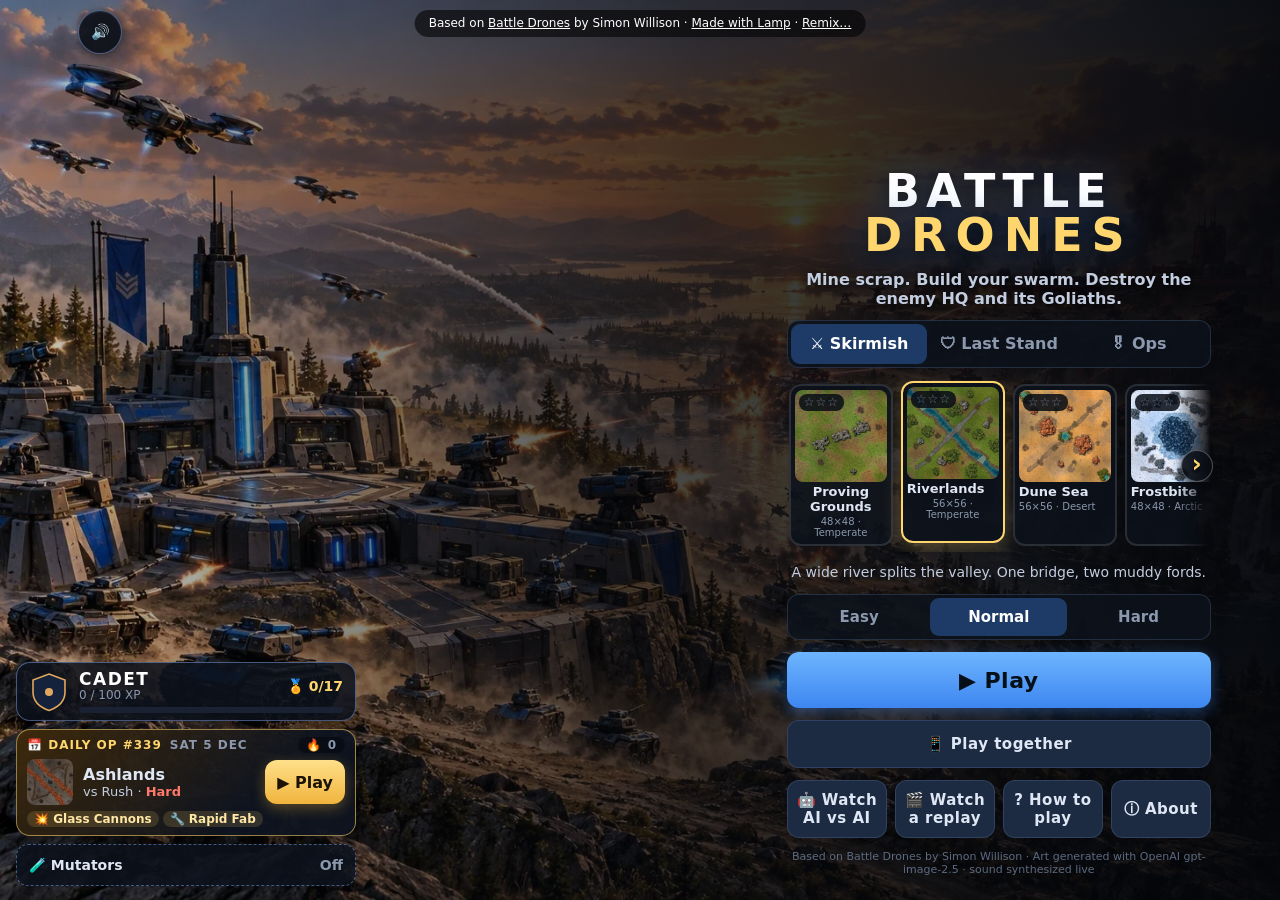
<file: index.html>
<!doctype html>
<html lang="en">
  <head>
    <meta charset="UTF-8" />
    <meta
      name="viewport"
      content="width=device-width, initial-scale=1.0, maximum-scale=1.0, user-scalable=no, viewport-fit=cover"
    />
    <meta name="theme-color" content="#070a10" />
    <title>Battle Drones</title>
    <link rel="icon" href="data:," />
    <!-- Battle Drones by Simon Willison (Apache License 2.0, LICENSE-battledrones), played on Lamp. Its TypeScript is in
         src/; Lamp bundles it into app/ before every build. -->
    <link rel="stylesheet" href="app/main.css" />
    <!-- Lamp's building blocks for the page (LampAI, LampStore, Lamp.controllers for phones) -->
    <script src="lamp.js"></script>
    <script type="importmap">
      {
        "imports": {
          "three": "./three/three.module.js",
          "three/examples/jsm/": "./three/addons/",
          "lamp-game": "./lamp-game.js",
          "qrcode-generator": "./lib/qrcode.js"
        }
      }
    </script>
  </head>
  <body>
    <div id="app">
      <div id="game"></div>
      <div id="hud"></div>
    </div>
    <script type="module" src="app/main.js"></script>
  
<div id="lamp-credit">Based on <a href="https://github.com/simonw/battledrones" target="_blank" rel="noopener">Battle Drones</a> by Simon Willison · <a href="https://lamp.dev" target="_blank" rel="noopener">Made with Lamp</a> · <a href="#" id="lamp-remix-open">Remix…</a></div>
<div id="lamp-remix" hidden>
  <div class="lamp-remix-head">Make Battle Drones yours<button type="button" id="lamp-remix-close" aria-label="Close">×</button></div>
  <p>Say what you'd change. Lamp makes the change and keeps your data.</p>
  <button type="button" class="lamp-remix-pick">Play on our TV with phones</button><button type="button" class="lamp-remix-pick">Make it a lot more fun</button><button type="button" class="lamp-remix-pick">Set it on the Moon</button>
  <textarea id="lamp-remix-ask" rows="3" placeholder="Or say it your way"></textarea>
  <button type="button" id="lamp-remix-go" disabled>Continue with Lamp</button>
  <p class="lamp-remix-note">Opens lamp.dev with your request. Lamp is a free Mac app; it opens a copy of Battle Drones with your request ready to send.</p>
</div>
<script type="application/json" id="lamp-remix-target">{"request":"Make an app like Battle Drones: Simon Willison's Battle Drones: a drone war for up to four, with phones as controllers.\n\nThen: {ask}","origin":{"starter":"battledrones"},"link":null}</script>
<script>
(function(){var o=document.getElementById('lamp-remix-open'),p=document.getElementById('lamp-remix'),a=document.getElementById('lamp-remix-ask'),g=document.getElementById('lamp-remix-go');
if(!o||!p||!a||!g)return;var t=JSON.parse(document.getElementById('lamp-remix-target').textContent||'{}');
o.addEventListener('click',function(e){e.preventDefault();p.hidden=!p.hidden;if(!p.hidden)a.focus();});
document.getElementById('lamp-remix-close').addEventListener('click',function(){p.hidden=true;});
var picks=p.querySelectorAll('.lamp-remix-pick');for(var i=0;i<picks.length;i++)picks[i].addEventListener('click',function(e){a.value=e.currentTarget.textContent;g.disabled=false;a.focus();});
a.addEventListener('input',function(){g.disabled=!a.value.trim();});
g.addEventListener('click',function(){var ask=a.value.trim().slice(0,1000);if(!ask)return;
  var f=t.origin&&typeof t.origin==='object'?t.origin:null,u=new URL(f?'https://lamp.dev/':(t.link||'https://lamp.dev/'));
  if(f)for(var k in f)u.searchParams.set(k,String(f[k]));u.searchParams.set('from','page');
  u.searchParams.set('ask',f||t.link?ask:String(t.request||'{ask}').replace('{ask}',ask));window.open(u.href,'_blank','noopener');});})();
</script>
<style>
#lamp-credit{position:fixed;top:10px;left:50%;transform:translateX(-50%);z-index:2147483647;width:max-content;
  max-width:calc(100vw - 24px);box-sizing:border-box;text-align:center;font:500 12px/1.4 -apple-system,system-ui,sans-serif;color:#fff;
  background:rgba(0,0,0,.6);padding:5px 14px;border-radius:999px;transition:all .8s;pointer-events:none}
#lamp-credit a{color:#fff;text-decoration:underline;pointer-events:auto}
#lamp-credit.settled{top:auto;bottom:0;font-size:10px;padding:1px 10px;border-radius:6px 6px 0 0;background:rgba(0,0,0,.45);opacity:.8}
#lamp-remix{position:fixed;right:12px;bottom:28px;z-index:2147483647;width:min(320px,calc(100vw - 24px));box-sizing:border-box;padding:14px 16px;
  border-radius:14px;background:rgba(20,20,22,.94);color:#fff;font:13px/1.45 -apple-system,system-ui,sans-serif;box-shadow:0 12px 40px rgba(0,0,0,.4)}
#lamp-remix[hidden]{display:none}
#lamp-remix .lamp-remix-head{display:flex;justify-content:space-between;align-items:center;font-size:15px;font-weight:600;margin-bottom:4px}
#lamp-remix .lamp-remix-head button{background:none;border:0;color:#fff;font-size:18px;cursor:pointer;opacity:.7}
#lamp-remix p{margin:0 0 10px;opacity:.8}
#lamp-remix .lamp-remix-note{margin:10px 0 0;font-size:11px;opacity:.6}
#lamp-remix .lamp-remix-pick{display:block;width:100%;text-align:left;margin:0 0 6px;padding:7px 10px;border-radius:8px;border:1px solid rgba(255,255,255,.18);
  background:rgba(255,255,255,.08);color:#fff;font:inherit;cursor:pointer}
#lamp-remix .lamp-remix-pick:hover{background:rgba(255,255,255,.16)}
#lamp-remix textarea{display:block;width:100%;box-sizing:border-box;margin:6px 0 10px;padding:8px 10px;border-radius:8px;border:1px solid rgba(255,255,255,.18);
  background:rgba(255,255,255,.08);color:#fff;font:inherit;resize:vertical}
#lamp-remix #lamp-remix-go{display:block;width:100%;padding:9px 12px;border-radius:8px;border:0;background:#f0a04b;color:#1a1a1a;font:600 13px/1 -apple-system,system-ui,sans-serif;cursor:pointer}
#lamp-remix #lamp-remix-go[disabled]{opacity:.45;cursor:default}
</style>
<script>setTimeout(function(){var c=document.getElementById('lamp-credit');if(c)c.className='settled'},8000)</script>
</body>
</html>
</file>
<file: app/main.css>
/* src/ui/style.css */
* {
  box-sizing: border-box;
  margin: 0;
  padding: 0;
}

:root {
  --panel: #090d15db;
  --panel-solid: #0d131e;
  --line: #7896c838;
  --line-hi: #8cb4ff73;
  --text: #dfe7f5;
  --dim: #8b98ad;
  --gold: #ffd66e;
  --blue: #4c9dff;
  --green: #7ef29b;
  --red: #ff7a6a;
  --side-green: #4fd86a;
  --side-purple: #b685ff;
  --r: 12px;
  --lift: 0 2px 8px #0000006b, inset 0 1px 0 #ffffff12;
}

html, body {
  overflow: hidden;
  color: var(--text);
  overscroll-behavior: none;
  touch-action: none;
  user-select: none;
  -webkit-user-select: none;
  -webkit-touch-callout: none;
  -webkit-tap-highlight-color: transparent;
  background: #070a10;
  width: 100%;
  height: 100dvh;
  font-family: Rajdhani, Segoe UI, system-ui, -apple-system, BlinkMacSystemFont, Roboto, Noto Sans, Ubuntu, Cantarell, Helvetica Neue, sans-serif;
}

button {
  cursor: pointer;
  font-family: inherit;
}

#app {
  position: fixed;
  width: 100dvw;
  height: 100dvh;
  inset: 0;
}

#game, #game canvas {
  position: absolute;
  touch-action: none;
  width: 100%;
  height: 100%;
  inset: 0;
}

#hud {
  position: absolute;
  pointer-events: none;
  z-index: 10;
  inset: 0;
}

#hud:after {
  content: "";
  position: absolute;
  pointer-events: none;
  z-index: -1;
  background: radial-gradient(#0000 62%, #00000059 100%);
  inset: 0;
}

.topbar {
  position: absolute;
  top: max(6px, env(safe-area-inset-top));
  display: flex;
  pointer-events: none;
  align-items:  center;
  gap: 6px;
  left: 50%;
  transform: translateX(-50%);
}

.res, .clock {
  background: var(--panel);
  border: 1px solid var(--line);
  font-variant-numeric: tabular-nums;
  box-shadow: var(--lift);
  backdrop-filter: blur(6px);
  -webkit-backdrop-filter: blur(6px);
  border-radius: 10px;
  padding: 5px 12px;
  font-weight: 700;
}

.res {
  color: var(--gold);
  display: flex;
  align-items: baseline;
  gap: 6px;
  height: 30px;
  padding-top: calc(14px - .5em);
  padding-bottom: 0;
  font-size: 19px;
  line-height: 1;
}

.res .gear {
  font-size: 16px;
}

.res .rate {
  color: #b9a36a;
  font-size: 12px;
  font-weight: 600;
}

.clock {
  color: var(--dim);
  font-size: 13px;
}

.tl {
  position: absolute;
  top: max(6px, env(safe-area-inset-top));
  left: max(8px, env(safe-area-inset-left));
  display: flex;
  pointer-events: none;
  gap: 6px;
}

.round {
  pointer-events: auto;
  border: 1px solid var(--line-hi);
  background: var(--panel);
  color: var(--text);
  box-shadow: var(--lift);
  border-radius: 50%;
  width: 40px;
  height: 40px;
  font-size: 15px;
  font-weight: 800;
}

.round:active {
  background: #223048;
}

.minimap-wrap {
  position: absolute;
  pointer-events: none;
  background: var(--panel);
  border: 1px solid var(--line-hi);
  border-radius: 10px;
  padding: 3px;
  box-shadow: 0 4px 16px #00000073, inset 0 1px #ffffff12;
}

#minimap {
  display: block;
  pointer-events: auto;
  border-radius: 7px;
  width: 124px;
  height: 124px;
}

.minimap-wrap:after {
  content: "";
  position: absolute;
  pointer-events: none;
  border-radius: 7px;
  inset: 3px;
  box-shadow: inset 0 0 0 1px #0000008c, inset 0 2px 7px #00000080;
}

.toasts {
  position: absolute;
  top: calc(max(6px, env(safe-area-inset-top))  + 44px);
  display: flex;
  pointer-events: none;
  flex-direction: column;
  align-items:  center;
  gap: 6px;
  width: min(92vw, 380px);
  left: 50%;
  transform: translateX(-50%);
}

.toast {
  pointer-events: auto;
  background: var(--panel-solid);
  border: 1px solid var(--line-hi);
  text-align: center;
  animation: toastIn .22s ease-out;
  border-radius: 10px;
  padding: 7px 14px;
  transition: opacity .4s, transform .4s;
  font-size: 14px;
  font-weight: 700;
  box-shadow: 0 6px 20px #00000080;
}

.toast.good {
  color: var(--green);
  border-color: #7ef29b99;
}

.toast.bad {
  color: var(--red);
  border-color: #ff6e5ab3;
}

.toast.hint {
  color: #ffe7a6;
  border-color: #ffd66e99;
  font-weight: 600;
}

.toast.out {
  opacity: 0;
  transform: translateY(-8px);
}

@keyframes toastIn {
  from {
    opacity: 0;
    transform: translateY(-10px)scale(.96);
  }
}

.banner {
  position: absolute;
  top: var(--banner-top, calc(max(6px, env(safe-area-inset-top))  + 140px));
  left: var(--banner-x, 50%);
  max-width: var(--banner-max, min(92vw, 520px));
  text-align: center;
  pointer-events: auto;
  --tone: 140, 180, 255;
  background: linear-gradient(180deg, rgba(var(--tone), .15), rgba(var(--tone), 0) 75%), linear-gradient(180deg, #0e1420ed, #080c14ed);
  border: 1px solid var(--line-hi);
  box-shadow: 0 8px 28px #0000008c, inset 0 1px 0 rgba(var(--tone), .3);
  opacity: 0;
  z-index: 6;
  border-radius: 12px;
  width: max-content;
  padding: 8px 22px 9px;
  transform: translateX(-50%);
}

.banner b {
  display: block;
  letter-spacing: 2px;
  text-transform: uppercase;
  color: var(--text);
  text-shadow: 0 2px 8px #0009, 0 0 18px rgba(var(--tone), .35);
  font-size: 22px;
  font-weight: 900;
}

.banner span {
  display: block;
  color: var(--dim);
  margin-top: 1px;
  font-size: 13px;
  font-weight: 600;
}

.banner.good {
  --tone: 126, 242, 155;
  border-color: #7ef29bb3;
}

.banner.good b {
  color: var(--green);
}

.banner.bad {
  --tone: 255, 110, 90;
  border-color: #ff6e5acc;
}

.banner.bad b {
  color: var(--red);
}

.banner.epic {
  --tone: 255, 214, 110;
  box-shadow: 0 0 34px #ffc45059, 0 8px 28px #0000008c, inset 0 1px 0 rgba(var(--tone), .3);
  border-color: #ffd66ed9;
}

.banner.epic b {
  color: var(--gold);
}

.banner.in {
  animation: bannerIn .32s cubic-bezier(.2, 1.4, .4, 1) forwards;
}

.banner.out {
  opacity: 1;
  animation: bannerOut .26s ease-in forwards;
}

@media (orientation: landscape) and (max-height: 560px) {
  .banner {
    padding: 6px 18px 7px;
  }

  .banner b {
    font-size: 19px;
  }
}

@keyframes bannerIn {
  from {
    opacity: 0;
    transform: translateX(-50%)scale(1.35);
  }

  to {
    opacity: 1;
    transform: translateX(-50%)scale(1);
  }
}

@keyframes bannerOut {
  to {
    opacity: 0;
    transform: translateX(-50%)translateY(-10px)scale(.96);
  }
}

#hud.spectator .buildbar, #hud.spectator .res {
  display: none;
}

.versus {
  display: grid;
  background: var(--panel);
  border: 1px solid var(--line);
  color: var(--dim);
  pointer-events: none;
  white-space: nowrap;
  box-shadow: var(--lift);
  backdrop-filter: blur(6px);
  -webkit-backdrop-filter: blur(6px);
  border-radius: 10px;
  align-content:  center;
  min-width: 0;
  max-width: 100%;
  height: 30px;
  padding: 0 10px;
  font-size: 12px;
  font-weight: 700;
  line-height: 1.15;
}

.versus > span {
  overflow: hidden;
  text-overflow: ellipsis;
}

.versus > span:before {
  content: "● ";
  vertical-align: 1px;
  font-size: 9px;
}

.vs-blue {
  color: #6eb0ff;
}

.vs-red {
  color: #ff8a7a;
}

.vs-green {
  color: #86eea0;
}

.vs-purple {
  color: #c9a2ff;
}

.versus.multi {
  grid-template-columns: auto auto;
  column-gap: 10px;
  font-size: 11px;
}

.versus > span.out {
  text-decoration: line-through;
  opacity: .5;
}

@media (orientation: portrait) {
  .versus {
    max-width: calc(100vw - 236px);
    height: auto;
    padding: 3px 10px 4px;
    line-height: 1.25;
  }
}

#unzoom {
  position: absolute;
  z-index: 1000;
  background: var(--gold);
  color: #10141c;
  letter-spacing: .5px;
  border: none;
  font-weight: 800;
}

.zoombtns {
  position: absolute;
  left: max(8px, env(safe-area-inset-left));
  display: flex;
  pointer-events: none;
  flex-direction: column;
  gap: 8px;
}

.zb {
  pointer-events: auto;
  border: 1px solid var(--line-hi);
  background: var(--panel);
  box-shadow: var(--lift);
  color: var(--text);
  border-radius: 50%;
  width: 42px;
  height: 42px;
  font-size: 22px;
  font-weight: 700;
  line-height: 1;
}

.zb:active {
  background: #223048;
}

.dock {
  position: absolute;
  display: flex;
  pointer-events: none;
}

.ctx {
  display: flex;
  pointer-events: none;
  flex-direction: column;
  align-items:  flex-start;
  gap: 6px;
  padding: 0 8px 6px;
}

.chips {
  display: flex;
  pointer-events: none;
  flex-wrap: wrap;
  gap: 6px;
}

.chip {
  pointer-events: auto;
  border: 1px solid var(--line-hi);
  background: var(--panel);
  color: var(--text);
  box-shadow: var(--lift);
  backdrop-filter: blur(6px);
  -webkit-backdrop-filter: blur(6px);
  border-radius: 12px;
  min-width: 40px;
  min-height: 40px;
  padding: 6px 14px;
  font-size: 14px;
  font-weight: 700;
}

.chip.warn {
  color: var(--red);
}

.chip.info {
  color: var(--dim);
  pointer-events: none;
  border-style: dashed;
}

.chip.active {
  color: #fff;
  background: #1d3b66;
  border-color: #6eb0ff;
}

.chip:active {
  background: #223048;
}

.selpanel {
  pointer-events: auto;
  display: flex;
  background: var(--panel);
  border: 1px solid var(--line);
  border-radius: var(--r);
  box-shadow: var(--lift);
  backdrop-filter: blur(6px);
  -webkit-backdrop-filter: blur(6px);
  align-items:  center;
  gap: 8px;
  max-width: min(94vw, 360px);
  padding: 6px 10px 6px 6px;
}

.selpanel .pi {
  object-fit: contain;
  filter: drop-shadow(0 2px 3px #0009);
  width: 46px;
  height: 46px;
}

.selpanel .pt {
  display: flex;
  flex-direction: column;
  gap: 1px;
  min-width: 0;
}

.selpanel b {
  font-size: 15px;
}

.selpanel .rank {
  color: var(--gold);
  font-size: 12px;
}

.selpanel .hp {
  color: var(--green);
  font-variant-numeric: tabular-nums;
  font-size: 12px;
}

.selpanel .hint {
  color: var(--dim);
  white-space: nowrap;
  overflow: hidden;
  text-overflow: ellipsis;
  max-width: 240px;
  font-size: 11px;
}

.selpanel .group {
  display: flex;
  flex-wrap: wrap;
  gap: 4px 10px;
  padding-left: 4px;
}

.selpanel .gi {
  display: flex;
  align-items:  center;
  gap: 2px;
}

.selpanel .gi img {
  object-fit: contain;
  width: 30px;
  height: 30px;
}

.selpanel .gi b {
  font-size: 13px;
}

.queue {
  display: flex;
  gap: 4px;
  margin-top: 3px;
}

.qi {
  position: relative;
  border: 1px solid var(--line-hi);
  overflow: hidden;
  background: #152033;
  border-radius: 6px;
  width: 32px;
  height: 32px;
}

.qi img {
  object-fit: contain;
  position: relative;
  z-index: 1;
  width: 100%;
  height: 100%;
}

.qi .qp {
  position: absolute;
  background: #6eb0ff73;
  bottom: 0;
  left: 0;
  right: 0;
}

.buildbar {
  pointer-events: auto;
  display: flex;
  border: 1px solid var(--line);
  background: linear-gradient(#0e1420f0, #080b12f7);
  flex-direction: column;
  gap: 6px;
  padding: 6px 8px 8px;
  box-shadow: 0 -6px 22px #00000073;
}

.tabs {
  display: flex;
  gap: 6px;
}

.tab {
  position: relative;
  color: var(--dim);
  letter-spacing: .4px;
  display: flex;
  background: #ffffff0a;
  border: 1px solid #0000;
  border-radius: 8px;
  flex: 1;
  justify-content: center;
  align-items:  center;
  gap: 5px;
  min-height: 32px;
  font-size: 13px;
  font-weight: 800;
}

.tab.on {
  color: #fff;
  border-color: var(--line-hi);
  background: #1a2b45;
}

.tab:after {
  content: "";
  position: absolute;
  inset: -6px 0 -3px;
}

.tab .tbadge {
  position: absolute;
  background: var(--blue);
  color: #fff;
  border-radius: 8px;
  min-width: 16px;
  height: 16px;
  padding: 0 4px;
  font-size: 10px;
  line-height: 16px;
  top: -5px;
  right: 4px;
}

.tab .tbadge.hot {
  animation: pulse .9s infinite alternate;
  background: #37d67a;
}

@keyframes pulse {
  to {
    transform: scale(1.18);
  }
}

.grid {
  display: flex;
  gap: 6px;
}

.bb {
  position: relative;
  color: var(--text);
  display: flex;
  overflow: hidden;
  touch-action: manipulation;
  background: radial-gradient(circle at 50% 35%, #22324f 0%, #141d2e 70%);
  border: 1px solid #2c3a55;
  border-radius: 10px;
  flex-direction: column;
  flex: 1 0 48px;
  justify-content: flex-end;
  align-items:  center;
  max-width: 76px;
  height: 74px;
  padding: 2px 2px 3px;
}

.bb .ic {
  position: absolute;
  object-fit: contain;
  filter: drop-shadow(0 2px 3px #000000b3);
  pointer-events: none;
  width: 44px;
  height: 44px;
  top: 3px;
  left: 50%;
  transform: translateX(-50%);
}

.bb .nm {
  position: relative;
  white-space: nowrap;
  overflow: hidden;
  text-overflow: ellipsis;
  text-shadow: 0 1px 2px #000;
  max-width: 100%;
  font-size: 10px;
  font-weight: 700;
}

.bb .cost {
  position: relative;
  color: var(--gold);
  font-size: 11px;
  font-weight: 700;
  line-height: 1;
}

.bb:active {
  transform: scale(.96);
}

.bb.poor .cost {
  color: #b35a4e;
}

.bb.poor .ic, .bb.busy .ic {
  opacity: .55;
}

.bb.locked .ic {
  opacity: .6;
  filter: grayscale(1) brightness(.8) drop-shadow(0 2px 3px #000000b3);
}

.bb.locked .nm, .bb.locked .cost {
  opacity: .5;
}

.bb .lock {
  position: absolute;
  font-size: 11px;
  top: 2px;
  left: 3px;
}

.bb.ready {
  animation: glow 1s infinite alternate;
  border-color: #37d67a;
  box-shadow: inset 0 0 0 1px #37d67a, 0 0 12px #37d67a73;
}

@keyframes glow {
  to {
    box-shadow: inset 0 0 0 1px #37d67a, 0 0 20px #37d67acc;
  }
}

.bb.ready:after {
  content: "PLACE";
  position: absolute;
  color: var(--green);
  text-shadow: 0 1px 2px #000;
  font-size: 10px;
  font-weight: 800;
  top: 4px;
  left: 0;
  right: 0;
}

.bb.placing {
  background: #1e3a2a;
}

.bb .badge {
  position: absolute;
  background: var(--blue);
  color: #fff;
  z-index: 2;
  border-radius: 8px;
  min-width: 17px;
  height: 17px;
  font-size: 11px;
  font-weight: 800;
  line-height: 17px;
  top: 3px;
  right: 3px;
}

.bb .prog {
  position: absolute;
  pointer-events: none;
  background: linear-gradient(0deg, #7ef29b59, #7ef29b1f);
  border-top: 1px solid #7ef29bb3;
  bottom: 0;
  left: 0;
  right: 0;
}

.card {
  position: absolute;
  pointer-events: auto;
  z-index: 20;
  background: var(--panel-solid);
  border: 1px solid var(--line-hi);
  animation: toastIn .18s ease-out;
  border-radius: 14px;
  width: min(92vw, 330px);
  padding: 12px 14px;
  box-shadow: 0 10px 40px #0009;
}

.card .ch {
  display: flex;
  align-items:  flex-start;
  gap: 10px;
  margin-bottom: 8px;
}

.card .ch img {
  object-fit: contain;
  width: 58px;
  height: 58px;
}

.card .ch b {
  font-size: 18px;
}

.card .ch p {
  color: var(--dim);
  margin-top: 2px;
  font-size: 13px;
}

.card .x {
  color: var(--dim);
  background: none;
  border: none;
  margin-left: auto;
  padding: 0 4px;
  font-size: 18px;
}

.card table {
  border-collapse: collapse;
  width: 100%;
  margin-bottom: 6px;
  font-size: 13px;
}

.card td {
  padding: 2px 4px;
}

.card td:nth-child(odd) {
  color: var(--dim);
}

.card td:nth-child(2n) {
  font-weight: 700;
}

@keyframes cardInP {
  from {
    opacity: 0;
    transform: translateX(-50%)translateY(-10px)scale(.96);
  }
}

@keyframes cardInL {
  from {
    opacity: 0;
    transform: translateY(-50%)translateY(-10px)scale(.96);
  }
}

.card .good {
  color: var(--green);
  font-size: 13px;
}

.card .bad {
  color: var(--red);
  margin-bottom: 4px;
  font-size: 13px;
}

@media (orientation: portrait) {
  .dock {
    flex-direction: column;
    bottom: 0;
    left: 0;
    right: 0;
  }

  .buildbar {
    padding-bottom: max(8px, env(safe-area-inset-bottom));
    padding-left: max(8px, env(safe-area-inset-left));
    padding-right: max(8px, env(safe-area-inset-right));
    border-width: 1px 0 0;
    border-radius: 16px 16px 0 0;
  }

  .grid {
    overflow-x: auto;
    scrollbar-width: none;
  }

  .minimap-wrap {
    right: max(8px, env(safe-area-inset-right));
    top: max(6px, env(safe-area-inset-top));
  }

  .zoombtns {
    top: var(--zoom-top, 38%);
  }

  @media (max-width: 420px) {
    #minimap {
      width: 108px;
      height: 108px;
    }

    .res {
      max-width: calc(100vw - 232px);
      padding-left: 10px;
      padding-right: 10px;
      font-size: 17px;
    }
  }

  .card {
    left: 50%;
    bottom: var(--card-bottom, calc(150px + env(safe-area-inset-bottom)));
    max-height: calc(100% - var(--card-bottom, calc(150px + env(safe-area-inset-bottom)))  - max(8px, env(safe-area-inset-top)));
    overflow-y: auto;
    animation-name: cardInP;
    transform: translateX(-50%);
  }

  .dock:before {
    content: "";
    position: absolute;
    pointer-events: none;
    z-index: -1;
    background: linear-gradient(#04070c00, #04070c73 72px, #04070c99);
    inset: -26px 0 0;
  }

  #hud.spectator .dock:before {
    display: none;
  }

  .topbar {
    left: calc(max(8px, env(safe-area-inset-left))  + 94px);
    flex-direction: column;
    align-items: stretch;
    gap: 4px;
    min-width: min(100vw - 248px, 160px);
    transform: none;
  }

  .res {
    overflow: hidden;
    white-space: nowrap;
    max-width: calc(100vw - 248px);
  }

  .clock {
    padding: 1px 8px;
    font-size: 12px;
  }
}

@media (orientation: landscape) {
  .dock {
    flex-direction: row;
    align-items:  flex-end;
    top: 0;
    bottom: 0;
    right: 0;
  }

  .ctx {
    padding-bottom: max(10px, env(safe-area-inset-bottom));
    align-items:  flex-end;
  }

  .buildbar {
    width: calc(172px + env(safe-area-inset-right));
    padding: max(6px, env(safe-area-inset-top)) max(8px, env(safe-area-inset-right)) max(8px, env(safe-area-inset-bottom)) 8px;
    overflow-y: auto;
    scrollbar-width: none;
    border-width: 0 0 0 1px;
    border-radius: 16px 0 0 16px;
    height: 100%;
  }

  .tab .tl2 {
    display: none;
  }

  .tab {
    font-size: 16px;
  }

  .tab:after {
    inset: -6px 0;
  }

  .grid {
    display: grid;
    grid-template-columns: 1fr 1fr;
    align-content:  start;
  }

  .bb {
    max-width: none;
    height: 70px;
  }

  .minimap-wrap {
    right: calc(182px + env(safe-area-inset-right));
    top: max(6px, env(safe-area-inset-top));
  }

  .zoombtns {
    top: 50%;
    transform: translateY(-50%);
  }

  .card {
    right: calc(186px + env(safe-area-inset-right));
    animation-name: cardInL;
    top: 50%;
    transform: translateY(-50%);
  }

  .topbar {
    flex-wrap: wrap;
    justify-content: center;
    row-gap: 4px;
    max-width: calc(100vw - 432px);
    left: calc(50% - 90px);
  }

  #minimap {
    width: 112px;
    height: 112px;
  }
}

@media (orientation: landscape) and (max-height: 420px) {
  .bb {
    height: 62px;
  }

  .bb .ic {
    width: 38px;
    height: 38px;
  }

  .tab {
    min-height: 28px;
  }
}

[hidden] {
  display: none !important;
}

.screen {
  position: absolute;
  display: flex;
  backdrop-filter: blur(3px);
  -webkit-backdrop-filter: blur(3px);
  pointer-events: auto;
  z-index: 30;
  background: #030509b8;
  justify-content: center;
  align-items:  center;
  inset: 0;
}

.panel {
  background: var(--panel-solid);
  border: 1px solid var(--line-hi);
  text-align: center;
  overflow-y: auto;
  border-radius: 16px;
  max-width: min(90vw, 420px);
  max-height: 92dvh;
  padding: 24px 28px;
  box-shadow: 0 20px 60px #0009;
}

.panel h1 {
  letter-spacing: 4px;
  margin-bottom: 4px;
  font-size: 36px;
}

.panel h1.win {
  color: var(--green);
  text-shadow: 0 0 24px #7ef29b80;
}

.panel h1.lose {
  color: var(--red);
  text-shadow: 0 0 24px #ff6e5a80;
}

.panel h1.draw {
  color: #ffb3d9;
  text-shadow: 0 0 24px #ff8cc880;
}

.panel .time {
  color: var(--dim);
  margin-bottom: 16px;
}

.panel table {
  border-collapse: collapse;
  margin: 0 auto 20px;
  font-size: 15px;
}

.panel td, .panel th {
  text-align: right;
  font-variant-numeric: tabular-nums;
  padding: 4px 12px;
}

.panel td:first-child {
  text-align: left;
  color: var(--dim);
}

.cta {
  letter-spacing: .5px;
  color: #061018;
  background: linear-gradient(#6eb5ff, #3d86f0);
  border: none;
  border-radius: 12px;
  min-height: 48px;
  padding: 10px 30px;
  font-size: 18px;
  font-weight: 800;
  box-shadow: 0 4px 16px #3d86f066;
}

.cta:active {
  transform: scale(.97);
}

.cta.alt {
  display: block;
  color: var(--text);
  box-shadow: none;
  border: 1px solid var(--line);
  background: #1c2a42;
  margin: 10px auto 0;
  font-size: 15px;
}

.panel .cta {
  width: min(280px, 100%);
}

.panel .cta.alt {
  margin-left: auto;
  margin-right: auto;
}

.cta.small {
  width: 100%;
  min-height: 36px;
  margin-top: 6px;
  padding: 6px 14px;
  font-size: 14px;
}

.cta.warn {
  color: var(--red);
  background: #3a1d1d;
}

.help {
  text-align: left;
  color: #c3cde0;
  margin-top: 14px;
  font-size: 14px;
  line-height: 1.4;
}

.help h3 {
  color: var(--gold);
  margin: 10px 0 2px;
  font-size: 15px;
}

#loading {
  background: #070a10;
}

.loadbox {
  text-align: center;
  color: var(--dim);
  width: min(80vw, 320px);
  font-weight: 700;
}

.loadtrack {
  overflow: hidden;
  background: #1a2233;
  border-radius: 3px;
  height: 6px;
  margin-top: 12px;
}

#loadbar {
  background: linear-gradient(90deg, #3d86f0, #7ef29b);
  width: 0;
  height: 100%;
  transition: width .15s;
}

.menu {
  position: absolute;
  pointer-events: auto;
  overflow-y: auto;
  z-index: 40;
  background: #070a10;
  inset: 0;
}

.keyart {
  position: fixed;
  animation: drift 40s ease-in-out infinite alternate;
  background-position: center;
  background-repeat: no-repeat;
  background-size: cover;
  inset: 0;
}

.keyart:after {
  content: "";
  position: absolute;
  background: linear-gradient(#04060a1a 0%, #04060a8c 45%, #04060af0 75%);
  inset: 0;
}

@media (orientation: landscape) {
  .keyart:after {
    background: linear-gradient(90deg, #04060a33 0%, #04060abf 55%, #04060af2 100%);
  }

  .menu-inner {
    margin-left: auto !important;
    margin-right: max(4vw, env(safe-area-inset-right)) !important;
  }
}

@keyframes drift {
  from {
    transform: scale(1.04)translate(-1%);
  }

  to {
    transform: scale(1.1)translate(1%, -1%);
  }
}

.menu-inner {
  position: relative;
  padding: max(28px, env(safe-area-inset-top)) 18px max(24px, env(safe-area-inset-bottom));
  text-align: center;
  display: flex;
  flex-direction: column;
  justify-content: flex-end;
  gap: 12px;
  max-width: 460px;
  min-height: 100%;
  margin: 0 auto;
}

.logo {
  letter-spacing: 6px;
  color: #fff;
  text-shadow: 0 4px 24px #000c, 0 0 40px #4c9dff80;
  font-size: 46px;
  font-weight: 900;
  line-height: .95;
}

.logo span {
  color: var(--gold);
  letter-spacing: 9px;
}

.sub {
  color: #c3cde0;
  text-shadow: 0 2px 8px #000;
  font-weight: 600;
}

.maps {
  display: flex;
  overflow-x: auto;
  scrollbar-width: none;
  scroll-snap-type: x mandatory;
  gap: 8px;
  padding: 4px 2px 6px;
}

.hscroll {
  position: relative;
}

.hscroll:has( > .maps[hidden]) {
  display: none;
}

.hscroll > .maps {
  --fade-l: 0px;
  --fade-r: 0px;
  -webkit-mask-image: linear-gradient(to right, transparent, #000 var(--fade-l), #000 calc(100% - var(--fade-r)), transparent);
  mask-image: linear-gradient(to right, transparent, #000 var(--fade-l), #000 calc(100% - var(--fade-r)), transparent);
}

.hscroll.more-l > .maps {
  --fade-l: 34px;
}

.hscroll.more-r > .maps {
  --fade-r: 34px;
}

.hs-btn {
  position: absolute;
  z-index: 2;
  color: var(--gold);
  display: flex;
  opacity: 0;
  pointer-events: none;
  background: #080c14e0;
  border: 1px solid #ffffff47;
  border-radius: 50%;
  justify-content: center;
  align-items:  center;
  width: 32px;
  height: 32px;
  margin-top: -16px;
  padding: 0 0 3px;
  transition: opacity .2s;
  font-size: 24px;
  font-weight: 800;
  line-height: 1;
  top: 50%;
  box-shadow: 0 2px 8px #00000080;
}

.hs-l {
  left: -2px;
}

.hs-r {
  right: -2px;
}

.hscroll.more-l .hs-l, .hscroll.more-r .hs-r {
  opacity: 1;
  pointer-events: auto;
}

.hscroll.more-r .hs-r {
  animation: hs-nudge 1.4s ease-in-out 3;
}

@keyframes hs-nudge {
  50% {
    transform: translateX(4px);
  }
}

.mapcard {
  scroll-snap-align: center;
  color: var(--text);
  display: flex;
  background: #0c121cd9;
  border: 2px solid #ffffff1f;
  border-radius: 12px;
  flex-direction: column;
  flex: 0 0 104px;
  gap: 2px;
  padding: 4px 4px 6px;
  transition: transform .15s, border-color .15s;
}

.mapcard img {
  aspect-ratio: 1;
  object-fit: cover;
  background: #1a2233;
  border-radius: 8px;
  width: 100%;
}

.mapcard .mn {
  font-size: 13px;
  font-weight: 800;
}

.mapcard .mb {
  color: var(--dim);
  text-transform: capitalize;
  font-size: 10px;
}

.mapcard.on {
  border-color: var(--gold);
  transform: translateY(-3px);
  box-shadow: 0 6px 20px #ffd66e40;
}

.blurb {
  color: #c3cde0;
  min-height: 1.3em;
  font-size: 14px;
}

.seg {
  display: flex;
  border: 1px solid var(--line);
  background: #0c121cd9;
  border-radius: 12px;
  gap: 3px;
  padding: 3px;
}

.seg button {
  color: var(--dim);
  background: none;
  border: none;
  border-radius: 9px;
  flex: 1;
  min-height: 38px;
  font-size: 15px;
  font-weight: 800;
}

.seg button.on {
  color: #fff;
  background: #1d3b66;
}

.cta.big {
  min-height: 56px;
  font-size: 22px;
}

.menu .row {
  display: flex;
  gap: 8px;
}

.menu .row .cta.alt {
  flex: 1;
  margin: 0;
  padding: 10px 8px;
}

.menu .help {
  border: 1px solid var(--line);
  background: #0c121ceb;
  border-radius: 12px;
  margin: 0;
  padding: 4px 14px 12px;
}

.credits {
  color: #5d6a80;
  font-size: 11px;
}

@media (orientation: landscape) and (max-height: 500px) {
  .menu-inner {
    padding-top: max(10px, env(safe-area-inset-top));
    padding-bottom: max(10px, env(safe-area-inset-bottom));
    justify-content: center;
    gap: 7px;
    max-width: 440px;
  }

  .logo {
    letter-spacing: 4px;
    font-size: 30px;
  }

  .logo br {
    display: none;
  }

  .logo span {
    letter-spacing: 4px;
    margin-left: 10px;
  }

  .sub, .credits {
    display: none;
  }

  .mapcard {
    flex-basis: 80px;
  }

  .mapcard .mb {
    display: none;
  }

  .blurb {
    font-size: 13px;
  }

  .seg button {
    min-height: 34px;
  }

  .cta.big {
    min-height: 46px;
    font-size: 19px;
  }

  .menu .row .cta.alt {
    min-height: 40px;
  }
}

.res {
  transform-origin: 20% 50%;
}

.res.bump {
  animation: res-bump .26s ease-out;
}

.res.spend {
  animation: res-spend .32s ease-out;
}

@keyframes res-bump {
  0% {
    transform: scale(1);
  }

  35% {
    transform: scale(1.13);
    box-shadow: 0 0 14px #ffd66e8c, var(--lift);
    border-color: #ffd66ecc;
  }

  100% {
    transform: scale(1);
  }
}

@keyframes res-spend {
  0% {
    color: #ff8a7a;
    border-color: #ff6a5ad9;
    box-shadow: 0 0 12px #ff5a4a73, var(--lift);
    transform: scale(.95);
  }

  100% {
    transform: scale(1);
  }
}

@media (prefers-reduced-motion: reduce) {
  .res.bump, .res.spend {
    animation-duration: 1ms;
  }
}

.menu-mute {
  position: absolute;
  top: max(10px, env(safe-area-inset-top));
  left: max(10px, env(safe-area-inset-left));
  z-index: 2;
  width: 44px;
  height: 44px;
}

.update-pill {
  position: absolute;
  top: max(10px, env(safe-area-inset-top));
  left: calc(max(10px, env(safe-area-inset-left))  + 54px);
  right: max(10px, env(safe-area-inset-right));
  z-index: 2;
  display: flex;
  text-align: left;
  animation: update-in .35s ease-out;
  background: #0c121ceb;
  border: 1px solid #ffd66eb3;
  border-radius: 14px;
  flex-wrap: wrap;
  align-items:  center;
  gap: 6px 10px;
  min-height: 44px;
  padding: 4px 4px 4px 12px;
  box-shadow: 0 4px 18px #00000080, 0 0 16px #ffd66e33;
}

.update-pill .up-t {
  display: flex;
  flex-direction: column;
  flex: 140px;
  line-height: 1.15;
}

.update-pill .up-t b {
  color: var(--gold);
  font-size: 15px;
}

.update-pill .up-t span {
  color: var(--dim);
  font-size: 12px;
}

.update-pill .up-go {
  color: #1a1204;
  background: linear-gradient(#ffe08a, #f0b840);
  border: none;
  border-radius: 10px;
  flex: none;
  min-height: 36px;
  padding: 6px 14px;
  font-size: 15px;
  font-weight: 800;
}

.update-pill .up-go:active {
  transform: scale(.96);
}

.update-pill .up-go:disabled {
  opacity: .7;
}

@keyframes update-in {
  from {
    transform: translateY(-12px);
    opacity: 0;
  }
}

@media (prefers-reduced-motion: reduce) {
  .update-pill {
    animation: none;
  }
}

@media (orientation: portrait) {
  .menu.has-update .menu-inner {
    padding-top: calc(max(10px, env(safe-area-inset-top))  + 58px);
  }
}

@media (orientation: landscape) {
  .update-pill {
    width: min(340px, calc(100vw - max(4vw, env(safe-area-inset-right))  - max(10px, env(safe-area-inset-left))  - 508px));
    right: auto;
  }
}

@media (orientation: landscape) and (max-height: 500px) {
  .update-pill {
    width: min(340px, calc(100vw - max(4vw, env(safe-area-inset-right))  - max(10px, env(safe-area-inset-left))  - 488px));
  }

  .update-pill .up-t span {
    display: none;
  }
}

@media (orientation: landscape) and (max-width: 699px) {
  .update-pill {
    top: calc(max(10px, env(safe-area-inset-top))  + 54px);
    left: max(10px, env(safe-area-inset-left));
    width: calc(96vw - 450px - max(10px, env(safe-area-inset-left)));
    flex-direction: column;
    align-items: stretch;
    padding: 8px;
  }

  .update-pill .up-t {
    flex: none;
  }
}

.sound-row {
  display: grid;
  grid-template-columns: repeat(4, 1fr);
  gap: 6px;
  width: min(280px, 100%);
  margin: 12px auto 0;
}

.snd {
  border: 1px solid var(--line);
  color: var(--dim);
  display: flex;
  background: #141c2b;
  border-radius: 10px;
  flex-direction: column;
  justify-content: center;
  align-items:  center;
  gap: 2px;
  min-height: 48px;
  font-weight: 800;
}

.snd .si {
  filter: grayscale(1);
  opacity: .55;
  font-size: 16px;
  line-height: 1;
}

.snd .sl {
  letter-spacing: .3px;
  text-decoration: line-through;
  font-size: 11px;
}

.snd.on {
  border-color: var(--line-hi);
  color: #fff;
  background: #1d3b66;
}

.snd.on .si {
  filter: none;
  opacity: 1;
}

.snd.on .sl {
  text-decoration: none;
}

.snd.held {
  opacity: .5;
}

.p-duel {
  display: flex;
  flex-direction: column;
}

.p-ask {
  margin: 14px 0 0;
  font-size: 15px;
  font-weight: 700;
}

.cta.alt.warn {
  color: var(--red);
  border-color: #ff6e5a80;
}

.snd:active {
  transform: scale(.96);
}

@media (orientation: landscape) and (max-height: 500px) {
  #pause .panel {
    padding: 12px 22px 14px;
  }

  #pause .panel h1 {
    letter-spacing: 3px;
    margin-bottom: 0;
    font-size: 26px;
  }

  #pause .panel .time {
    margin-bottom: 8px;
  }

  #pause .cta {
    min-height: 42px;
  }

  #pause .cta.alt {
    margin-top: 6px;
  }

  #pause .sound-row {
    margin-top: 8px;
  }

  #pause .snd {
    min-height: 44px;
  }
}

.toast.radio {
  position: relative;
  display: inline-flex;
  letter-spacing: .4px;
  color: #cfe6ff;
  background: #0a101ae0;
  border-color: #7ec1ff73;
  align-items:  center;
  gap: 7px;
  padding: 5px 12px 5px 10px;
  font-size: 12.5px;
  font-weight: 700;
}

.toast.radio:before {
  content: "";
  animation: radioBlink .5s steps(2, jump-none) 3;
  background: currentColor;
  border-radius: 50%;
  flex: none;
  width: 7px;
  height: 7px;
  box-shadow: 0 0 6px;
}

.toast.radio:after {
  content: "";
  position: absolute;
  inset: -6px -4px;
}

.toast.radio.bad {
  color: #ffb3a6;
  border-color: #ff6e5a8c;
}

.toast.radio.good {
  color: var(--green);
  border-color: #7ef29b80;
}

.toast.radio.epic {
  color: var(--gold);
  border-color: #ffd66e99;
}

@keyframes radioBlink {
  from {
    opacity: .25;
  }

  to {
    opacity: 1;
  }
}

.toasts {
  transition: top .22s ease-out;
}

.tempo {
  position: relative;
  display: flex;
  pointer-events: none;
  align-items:  center;
  gap: 6px;
}

.tempo .clock {
  text-align: center;
  height: 30px;
  padding: 0 10px;
  font-size: 13px;
  line-height: 28px;
}

@media (orientation: portrait) {
  .tempo .clock {
    flex: 1;
  }
}

.clock.holdable {
  position: relative;
  pointer-events: auto;
  cursor: pointer;
  touch-action: none;
  transition: color .15s, border-color .15s, background .15s;
}

.clock.holdable:after, .speed:after {
  content: "";
  position: absolute;
  inset: -7px -4px;
}

.clock.fast {
  color: var(--gold);
}

.clock.held {
  color: #10141c;
  background: var(--gold);
  border-color: var(--gold);
}

.clock.held:before {
  content: "▶▶ ";
  letter-spacing: -2px;
  font-size: 10px;
}

.speed {
  position: relative;
  pointer-events: auto;
  border: 1px solid var(--line-hi);
  background: var(--panel);
  color: var(--text);
  font-variant-numeric: tabular-nums;
  box-shadow: var(--lift);
  backdrop-filter: blur(6px);
  -webkit-backdrop-filter: blur(6px);
  touch-action: manipulation;
  border-radius: 10px;
  min-width: 44px;
  height: 30px;
  padding: 0 9px;
  font-size: 14px;
  font-weight: 800;
}

.speed:active {
  background: #223048;
}

.speed.fast {
  color: var(--gold);
  box-shadow: 0 0 10px #ffc4504d, var(--lift);
  border-color: #ffd66ebf;
}

.speed.held {
  color: #10141c;
  background: var(--gold);
}

.speed.drop {
  animation: speedDrop .9s ease-out;
}

@keyframes speedDrop {
  0%, 40% {
    border-color: var(--red);
    box-shadow: 0 0 12px #ff5a4acc, var(--lift);
    color: var(--red);
  }
}

.bmeter {
  position: absolute;
  display: flex;
  background: var(--panel);
  border: 1px solid var(--line);
  box-shadow: var(--lift);
  letter-spacing: .6px;
  pointer-events: none;
  white-space: nowrap;
  border-radius: 9px;
  align-items:  center;
  gap: 5px;
  padding: 3px 7px;
  font-size: 9px;
  font-weight: 800;
  top: calc(100% + 5px);
  left: 0;
}

@media (orientation: portrait) {
  .bmeter {
    right: 0;
  }

  .bmeter .bm-bar {
    flex: 1;
    width: auto;
    min-width: 48px;
  }
}

.bmeter.in {
  animation: bmIn .25s ease-out;
}

@keyframes bmIn {
  from {
    opacity: 0;
    transform: translateY(-4px);
  }
}

.bm-own {
  color: #7ec1ff;
}

.bm-foe {
  color: #ff8a7a;
}

.bm-bar {
  position: relative;
  background: linear-gradient(90deg, #ff6a55, #a3271d);
  border-radius: 4px;
  width: 96px;
  height: 8px;
}

.bm-fill {
  position: absolute;
  background: linear-gradient(90deg, #2c64c8, #6ab4ff);
  border-radius: 4px 0 0 4px;
  transition: width .1s linear;
  top: 0;
  bottom: 0;
  left: 0;
}

.bm-knob {
  position: absolute;
  background: #fff;
  border-radius: 2px;
  width: 3px;
  height: 14px;
  margin-left: -1.5px;
  transition: left .1s linear;
  top: -3px;
  box-shadow: 0 0 6px #ffffffe6;
}

.bmeter.winning {
  border-color: #6eb0ff99;
}

.bmeter.losing {
  border-color: #ff6e5aa6;
}

.bm-tp {
  position: absolute;
  display: flex;
  letter-spacing: .8px;
  text-transform: uppercase;
  white-space: nowrap;
  opacity: 0;
  background: #0b111c;
  border-radius: 9px;
  justify-content: center;
  align-items:  center;
  font-size: 11px;
  font-weight: 900;
  inset: -1px;
}

.bm-tp.up {
  color: var(--green);
  border: 1px solid #7ef29bb3;
}

.bm-tp.down {
  color: var(--red);
  border: 1px solid #ff6e5acc;
}

.bm-tp.neutral {
  color: var(--gold);
  border: 1px solid #ffd66eb3;
}

.bm-tp.show {
  animation: tpFlash 1.8s ease-out forwards;
}

@keyframes tpFlash {
  0% {
    opacity: 0;
    transform: scale(1.3);
  }

  12% {
    opacity: 1;
    transform: scale(1);
  }

  75% {
    opacity: 1;
  }

  100% {
    opacity: 0;
  }
}

@media (orientation: landscape) {
  .bmeter {
    left: 50%;
    transform: translateX(-50%);
  }

  .bmeter.in {
    animation: none;
  }
}

.edges {
  position: absolute;
  pointer-events: none;
  z-index: 4;
  inset: 0;
}

.edge {
  position: absolute;
  pointer-events: auto;
  transform-origin: 23px 23px;
  touch-action: manipulation;
  --c: #ff5a4a;
  --glow: #ff5a4a8c;
  animation: edgeIn .2s ease-out;
  background: none;
  border: none;
  width: 46px;
  height: 46px;
  padding: 0;
  top: 0;
  left: 0;
}

.edge.attack, .edge.fight {
  --c: #ffb84a;
  --glow: #ffb84a80;
}

.edge .ring {
  position: absolute;
  border: 2px solid var(--c);
  box-shadow: 0 0 0 0 var(--glow), 0 3px 10px #00000080;
  animation: edgePulse 1.1s ease-out infinite;
  background: #0c0e16db;
  border-radius: 50%;
  inset: 4px;
}

.edge.inbound .ring {
  animation-duration: .7s;
  border-style: dashed;
}

.edge .chev {
  position: absolute;
  fill: var(--c);
  filter: drop-shadow(0 0 3px var(--glow));
  width: 26px;
  height: 26px;
  top: 10px;
  left: 10px;
}

.edge .el {
  position: absolute;
  border: 1px solid var(--c);
  color: var(--c);
  letter-spacing: .3px;
  white-space: nowrap;
  pointer-events: none;
  background: #0a0e16e6;
  border-radius: 7px;
  padding: 2px 6px;
  font-size: 11px;
  font-weight: 800;
}

.edge[data-side="r"] .el {
  top: 50%;
  left: 44px;
  transform: translateY(-50%);
}

.edge[data-side="l"] .el {
  top: 50%;
  right: 44px;
  transform: translateY(-50%);
}

.edge[data-side="b"] .el {
  top: 44px;
  left: 50%;
  transform: translateX(-50%);
}

.edge[data-side="t"] .el {
  bottom: 44px;
  left: 50%;
  transform: translateX(-50%);
}

.edge:active .ring {
  background: #2a1a1a;
}

@keyframes edgePulse {
  0% {
    box-shadow: 0 0 0 0 var(--glow), 0 3px 10px #00000080;
  }

  70% {
    box-shadow: 0 0 0 10px #0000, 0 3px 10px #00000080;
  }

  100% {
    box-shadow: 0 0 #0000, 0 3px 10px #00000080;
  }
}

@keyframes edgeIn {
  from {
    opacity: 0;
  }
}

.zb.cine {
  font-size: 19px;
}

.zb.cine .ci {
  opacity: .4;
  filter: grayscale(1);
}

.zb.cine.on {
  box-shadow: 0 0 10px #ffc85a59, var(--lift);
  border-color: #ffd26ecc;
}

.zb.cine.on .ci {
  opacity: 1;
  filter: none;
}

.zb.cine.held {
  box-shadow: var(--lift);
  border-style: dashed;
}

.zb.cine.held .ci {
  opacity: .7;
}

.zb.jump {
  position: relative;
  color: var(--gold);
  font-size: 20px;
}

.zb.jump.idle {
  color: var(--dim);
}

.zb.jump.idle .ji {
  opacity: .4;
  filter: grayscale(1);
}

.zb.jump.threat {
  box-shadow: 0 0 10px #ff5a4a73, var(--lift);
  border-color: #ff6e5acc;
}

.zb.jump .jdot {
  position: absolute;
  animation: radioBlink .6s ease-in-out infinite alternate;
  background: #ff5a4a;
  border-radius: 50%;
  width: 9px;
  height: 9px;
  top: 3px;
  right: 3px;
  box-shadow: 0 0 6px #ff5a4a;
}

.zb.jump.nope {
  animation: jumpNope .3s ease-in-out;
}

@keyframes jumpNope {
  25% {
    transform: translateX(-4px);
  }

  75% {
    transform: translateX(4px);
  }
}

.toasts {
  left: max(8px, env(safe-area-inset-left));
  max-width: var(--tick-w, min(62vw, 300px));
  align-items:  flex-start;
  gap: 4px;
  width: auto;
  transform: none;
}

#hud .toasts {
  top: var(--tick-top, calc(max(6px, env(safe-area-inset-top))  + 98px));
}

.toast {
  text-align: left;
  border-left-width: 3px;
  border-radius: 8px;
  max-width: 100%;
  padding: 5px 10px 5px 9px;
  font-size: 13px;
  line-height: 1.25;
}

.toast > .tx {
  display: -webkit-box;
  -webkit-line-clamp: 2;
  line-clamp: 2;
  overflow: hidden;
  -webkit-box-orient: vertical;
}

.toast.hint > .tx {
  -webkit-line-clamp: 4;
  line-clamp: 4;
}

.toast.radio {
  display: inline-flex;
}

#hud:has( > .banner.in) .toasts > .toast:not(:last-child) {
  display: none;
}

#hud:has( > .banner.in) .toasts > .toast > .tx {
  -webkit-line-clamp: 2;
  line-clamp: 2;
}

#hud.tick-under:has( > .banner.in) .toasts > .toast > .tx {
  -webkit-line-clamp: 1;
  line-clamp: 1;
}

.clock.held:before {
  margin-right: 3px;
}

@media (orientation: landscape) and (max-height: 560px) {
  .bmeter {
    padding: 2px 7px;
    top: calc(100% + 3px);
  }
}

@media (orientation: landscape) {
  .zoombtns {
    top: auto;
    bottom: max(10px, env(safe-area-inset-bottom));
    transform: none;
  }

  .toast.hint > .tx {
    -webkit-line-clamp: 3;
    line-clamp: 3;
  }
}

.chiprow {
  display: flex;
  pointer-events: none;
  flex-wrap: wrap;
  align-items:  center;
  gap: 6px;
}

@media (orientation: landscape) {
  .chiprow {
    flex-direction: row-reverse;
    justify-content: flex-start;
  }
}

.squads {
  display: flex;
  pointer-events: none;
  gap: 4px;
}

.sq {
  position: relative;
  pointer-events: auto;
  border: 1px solid var(--line-hi);
  background: var(--panel);
  color: var(--text);
  overflow: hidden;
  touch-action: manipulation;
  -webkit-touch-callout: none;
  box-shadow: var(--lift);
  backdrop-filter: blur(6px);
  -webkit-backdrop-filter: blur(6px);
  border-radius: 12px;
  width: 42px;
  height: 42px;
  padding: 0;
}

.sq .sqn {
  position: absolute;
  color: var(--dim);
  z-index: 2;
  font-size: 10px;
  font-weight: 900;
  line-height: 1;
  top: 2px;
  left: 4px;
}

.sq .sqi {
  position: absolute;
  object-fit: contain;
  filter: drop-shadow(0 1px 2px #000c);
  pointer-events: none;
  width: 31px;
  height: 31px;
  top: 3px;
  left: 50%;
  transform: translateX(-50%);
}

.sq .sqc {
  position: absolute;
  color: #fff;
  text-shadow: 0 1px 2px #000, 0 0 3px #000;
  z-index: 2;
  font-size: 12px;
  font-weight: 800;
  line-height: 1;
  bottom: 5px;
  right: 3px;
}

.sq .sqhp {
  position: absolute;
  overflow: hidden;
  background: #0009;
  border-radius: 2px;
  height: 3px;
  bottom: 2px;
  left: 4px;
  right: 4px;
}

.sq .sqhp > i {
  display: block;
  background: #5be37f;
  width: 0;
  height: 100%;
  transition: width .2s;
}

.sq .sqhp > i.mid {
  background: #ffc24a;
}

.sq .sqhp > i.low {
  background: #ff5a4a;
}

.sq .sqarm {
  position: absolute;
  transform-origin: 50% 100%;
  pointer-events: none;
  background: #7ef29b47;
  inset: 0;
  transform: scaleY(0);
}

.sq.arming .sqarm {
  animation: sqArm .4s linear forwards;
}

@keyframes sqArm {
  to {
    transform: scaleY(1);
  }
}

.sq.empty {
  background: #090d15b8;
  border-style: dashed;
}

.sq.empty .sqn {
  text-align: center;
  font-size: 17px;
  top: 9px;
  left: 0;
  right: 0;
}

.sq.empty .sqhp {
  display: none;
}

.sq.empty:after {
  content: "+";
  position: absolute;
  color: var(--dim);
  font-size: 11px;
  font-weight: 900;
  bottom: 2px;
  right: 4px;
}

.sq.on {
  border-color: var(--green);
  box-shadow: 0 0 0 1px var(--green) inset, 0 0 8px #7ef29b59, var(--lift);
}

.sq.on .sqn {
  color: var(--green);
}

.sq.hurt {
  box-shadow: 0 0 0 1px #ff5a4a inset, 0 0 12px #ff5a4abf, var(--lift);
  animation: sqHurt .45s ease-in-out infinite alternate;
  background: #3a1414;
  border-color: #ff5a4a;
}

.sq.hurt .sqn {
  color: #ffb3a6;
}

@keyframes sqHurt {
  to {
    box-shadow: 0 0 0 1px #ff5a4a inset, 0 0 4px #ff5a4a4d, var(--lift);
    background: #241016;
  }
}

.sq.saved {
  animation: sqSaved .35s ease-out;
}

@keyframes sqSaved {
  0% {
    transform: scale(1.18);
    background: #1e4d33;
    border-color: var(--green);
  }

  100% {
    transform: scale(1);
  }
}

.sq:active {
  transform: scale(.95);
}

.chip.place.go {
  color: #0d1a12;
  box-shadow: 0 0 12px #4fdc8673, var(--lift);
  background: #4fdc86;
  border-color: #7ef29b;
}

.chip.place.go:active {
  background: #3bbf70;
}

.chip.place.bad {
  color: #ffb3a6;
  border-color: #ff6e5ab3;
}

.chip.nope {
  animation: chipNope .26s ease-in-out;
}

@keyframes chipNope {
  20% {
    transform: translateX(-5px);
  }

  50% {
    transform: translateX(5px);
  }

  80% {
    transform: translateX(-3px);
  }
}

.chip.idle {
  color: #ffd27a;
}

.bb.counter {
  border-color: #ffb84a;
  box-shadow: inset 0 0 0 1px #ffb84a8c;
}

.bb.counter:before {
  content: "⚔";
  position: absolute;
  z-index: 2;
  color: #1a1205;
  text-align: center;
  background: #ffb84a;
  border-radius: 50%;
  width: 18px;
  height: 18px;
  font-size: 12.5px;
  font-weight: 900;
  line-height: 18px;
  top: 2px;
  left: 2px;
  box-shadow: 0 0 6px #ffb84ab3;
}

.bb.counter.fresh {
  animation: ctrGlow .6s ease-in-out infinite alternate;
}

@keyframes ctrGlow {
  from {
    box-shadow: inset 0 0 0 1px #ffb84a8c, 0 0 4px #ffb84a33;
  }

  to {
    box-shadow: inset 0 0 0 1px #ffb84a, 0 0 16px #ffb84ad9;
  }
}

.bb.counter.locked:before {
  opacity: .6;
}

.bb.ready.counter {
  border-color: #37d67a;
}

.card .ctr {
  color: #ffc56a;
  margin-bottom: 4px;
  font-size: 13px;
  font-weight: 700;
}

.tab .tnotes {
  position: absolute;
  display: flex;
  pointer-events: none;
  gap: 2px;
  top: -10px;
  left: 3px;
}

.tab .tidle {
  color: #1a1205;
  letter-spacing: .4px;
  text-transform: uppercase;
  animation: tabIdle 1.1s ease-in-out infinite alternate;
  background: #ffb84a;
  border-radius: 8px;
  height: 16px;
  padding: 0 5px;
  font-size: 9.5px;
  font-weight: 900;
  line-height: 16px;
  box-shadow: 0 0 6px #ffb84a99;
}

@keyframes tabIdle {
  to {
    box-shadow: 0 0 12px #ffb84af2;
  }
}

.tab .tctr {
  color: #1a1205;
  text-align: center;
  background: #ffb84a;
  border-radius: 50%;
  width: 16px;
  height: 16px;
  font-size: 11px;
  font-weight: 900;
  line-height: 16px;
}

@media (orientation: landscape) {
  .tab .tnotes {
    inset: 0;
  }

  .tab .tidle {
    position: absolute;
    height: 13px;
    padding: 0 4px;
    font-size: 8px;
    line-height: 13px;
    bottom: -7px;
    left: 50%;
    transform: translateX(-50%);
  }

  .tab .tctr {
    position: absolute;
    width: 15px;
    height: 15px;
    font-size: 10px;
    line-height: 15px;
    top: -5px;
    left: -4px;
  }
}

@media (prefers-reduced-motion: reduce) {
  .bb.counter.fresh, .tab .tidle, .sq.hurt {
    animation-duration: 1ms;
    animation-iteration-count: 1;
    animation-fill-mode: forwards;
  }
}

@media (orientation: portrait) and (max-width: 379px) {
  .ctx {
    padding-left: 6px;
    padding-right: 6px;
  }

  .chiprow, .chips {
    gap: 5px;
  }

  .chip {
    padding: 6px 11px;
  }

  .sq {
    width: 40px;
  }

  #minimap {
    width: 100px;
    height: 100px;
  }

  .res {
    gap: 5px;
    max-width: calc(100vw - 224px);
    padding-left: 9px;
    padding-right: 9px;
    font-size: 16px;
  }

  .topbar {
    min-width: min(100vw - 224px, 160px);
  }

  .res .rate {
    font-size: 11px;
  }

  .bm-bar {
    width: 70px;
  }
}

.wavepill {
  pointer-events: auto;
  display: grid;
  grid-template-columns: auto auto;
  background: var(--panel);
  border: 1px solid var(--line);
  font-variant-numeric: tabular-nums;
  white-space: nowrap;
  cursor: pointer;
  box-shadow: var(--lift);
  backdrop-filter: blur(6px);
  -webkit-backdrop-filter: blur(6px);
  border-radius: 10px;
  align-content:  center;
  column-gap: 8px;
  min-width: 0;
  max-width: 100%;
  min-height: 40px;
  padding: 3px 9px 4px;
  font-size: 13px;
  font-weight: 700;
  line-height: 1.15;
}

.wavepill .wv {
  grid-area: 1 / 1;
  color: var(--text);
  letter-spacing: .6px;
  text-transform: uppercase;
  font-size: 12px;
}

.wavepill .wc {
  grid-area: 1 / 2;
  color: var(--gold);
  justify-self: end;
}

.wavepill .wt {
  grid-area: 2 / 1 / 3 / 3;
  overflow: hidden;
  text-overflow: ellipsis;
  color: #c3cde0;
  min-width: 0;
  font-size: 12px;
  font-weight: 600;
}

.wavepill.active {
  border-color: #ff6e5a8c;
}

.wavepill.active .wt {
  color: var(--red);
}

.wavepill.hot {
  animation: wavehot .8s ease-in-out infinite alternate;
  border-color: #ff6e5af2;
}

.wavepill.hot .wc {
  color: var(--red);
}

.wavepill.boss {
  border-color: var(--gold);
}

.wavepill.boss .wt {
  color: var(--gold);
}

@keyframes wavehot {
  from {
    box-shadow: 0 0 0 #ff5a4a00, var(--lift);
  }

  to {
    box-shadow: 0 0 16px #ff5a4ab3, var(--lift);
  }
}

@media (orientation: portrait) {
  .wavepill {
    max-width: calc(100vw - 236px);
  }
}

@media (orientation: landscape) {
  .wavepill {
    position: relative;
    height: 30px;
    min-height: 30px;
    padding-top: 0;
    padding-bottom: 0;
  }

  .wavepill:after {
    content: "";
    position: absolute;
    inset: -6px 0;
  }
}

.chip.callwave {
  color: var(--gold);
  border-color: #ffd66ea6;
}

.seg.modes button {
  min-height: 40px;
  font-size: 16px;
}

.seg.modes button.on[data-m="survival"] {
  color: var(--gold);
  background: #4d3410;
}

.lsbest {
  color: #ffe7a6;
  text-shadow: 0 2px 6px #000;
  margin-top: -4px;
  font-size: 14px;
  font-weight: 600;
}

.lsbest b {
  color: var(--gold);
}

.mapcard {
  position: relative;
}

.mapcard .mbest {
  position: absolute;
  color: var(--gold);
  background: #080c14d9;
  border: 1px solid #ffd66e80;
  border-radius: 8px;
  padding: 1px 6px;
  font-size: 12px;
  font-weight: 800;
  top: 8px;
  right: 8px;
}

.laststand-end h1 {
  letter-spacing: 3px;
  font-size: 30px;
}

.panel h1.record {
  color: var(--gold);
  text-shadow: 0 0 28px #ffd66e99;
  animation: recordPop .6s cubic-bezier(.2, 1.5, .4, 1) both;
}

.laststand-end.record {
  border-color: #ffd66ecc;
  box-shadow: 0 0 60px #ffc45040, 0 20px 60px #0009;
}

.ls-score {
  display: flex;
  flex-direction: column;
  align-items:  center;
  margin: 2px 0;
}

.ls-score b {
  color: var(--gold);
  text-shadow: 0 0 24px #ffc45073;
  animation: recordPop .5s .15s cubic-bezier(.2, 1.5, .4, 1) both;
  font-size: 64px;
  font-weight: 900;
  line-height: 1;
}

.ls-score span {
  letter-spacing: 2px;
  text-transform: uppercase;
  color: var(--dim);
  font-size: 13px;
  font-weight: 700;
}

.ls-best {
  margin: 8px 0 14px;
  font-weight: 700;
}

.ls-best.new {
  color: var(--gold);
}

@keyframes recordPop {
  from {
    transform: scale(1.6);
    opacity: 0;
  }

  to {
    transform: scale(1);
    opacity: 1;
  }
}

@media (orientation: landscape) and (max-height: 500px) {
  .menu-inner {
    display: grid;
    grid-template-columns: 1fr 1fr;
    align-content:  center;
    column-gap: 8px;
  }

  .menu-inner > * {
    grid-column: 1 / -1;
  }

  .menu-inner > #gmode {
    grid-column: 1;
    grid-row: 2;
  }

  .menu-inner > #diff {
    grid-column: 2;
    grid-row: 2;
  }

  .seg.modes button, .menu-inner > #diff button {
    min-height: 40px;
    font-size: 14px;
  }

  .lsbest {
    margin-top: 0;
    font-size: 13px;
  }

  .panel.laststand-end {
    display: grid;
    grid-template-columns: auto auto;
    align-items:  center;
    column-gap: 28px;
    max-width: min(94vw, 680px);
    padding: 14px 24px;
  }

  .laststand-end > h1 {
    grid-area: 1 / 1;
    margin: 0;
  }

  .laststand-end > .time {
    grid-area: 2 / 1;
    margin-bottom: 4px;
  }

  .laststand-end > .ls-score {
    grid-area: 3 / 1;
  }

  .laststand-end > .ls-best {
    grid-area: 4 / 1;
    margin: 4px 0 0;
  }

  .laststand-end > table {
    grid-area: 1 / 2 / 3 / 3;
    margin: 0 auto;
  }

  .laststand-end > #again {
    grid-area: 3 / 2;
  }

  .laststand-end > #menu {
    grid-area: 4 / 2;
  }

  .laststand-end .ls-score b {
    font-size: 52px;
  }

  .laststand-end table td {
    padding: 2px 10px;
  }
}

.selpanel b.hero {
  color: #ffe7a6;
  white-space: nowrap;
  overflow: hidden;
  text-overflow: ellipsis;
}

.panel.aar {
  text-align: left;
  touch-action: pan-y;
  overscroll-behavior: contain;
  width: min(94vw, 440px);
  max-width: none;
  max-height: 94dvh;
  padding: 14px 16px 0;
}

.aar .aar-head {
  text-align: center;
}

.aar .aar-head h1 {
  animation: recordPop .55s cubic-bezier(.2, 1.5, .4, 1) both;
  margin-bottom: 0;
  font-size: 34px;
}

.aar .aar-head .time {
  margin-bottom: 10px;
  font-size: 14px;
}

.aar-cols, .aar-col {
  display: flex;
  flex-direction: column;
  gap: 12px;
  min-width: 0;
}

.aar-sec {
  animation: aarIn .45s var(--d, 0s) cubic-bezier(.2, .8, .3, 1) both;
}

@keyframes aarIn {
  from {
    opacity: 0;
    transform: translateY(12px);
  }
}

@keyframes aarFade {
  to {
    opacity: 1;
  }
}

@keyframes aarDraw {
  to {
    stroke-dashoffset: 0;
  }
}

.sec-chart {
  border: 1px solid var(--line);
  background: #ffffff08;
  border-radius: 12px;
  padding: 8px 10px 6px;
}

.aar-legend {
  display: flex;
  flex-wrap: wrap;
  align-items:  center;
  gap: 2px 12px;
  font-size: 13px;
  font-weight: 700;
}

.aar-legend .lk, .aar-readout .rk {
  white-space: nowrap;
}

.aar-legend .lk i, .aar-readout .rk i {
  display: inline-block;
  vertical-align: middle;
  border-radius: 2px;
  width: 14px;
  height: 3px;
  margin: -2px 5px 0 0;
}

.lk.blue i, .rk.blue i {
  background: var(--blue);
}

.lk.red i, .rk.red i {
  background: var(--red);
}

.aar-legend .cap {
  color: var(--dim);
  letter-spacing: 1px;
  text-transform: uppercase;
  white-space: nowrap;
  margin-left: auto;
  font-size: 11px;
}

.aar-svg {
  display: block;
  overflow: visible;
  touch-action: pan-y;
  cursor: crosshair;
  width: 100%;
  height: auto;
  margin-top: 4px;
}

.aar-svg .base {
  stroke: #a0b4dc59;
  stroke-width: 1;
}

.aar-svg .grid {
  stroke: #a0b4dc24;
  stroke-dasharray: 2 3;
}

.aar-svg .ln {
  fill: none;
  stroke-width: 2;
  stroke-linejoin: round;
  stroke-linecap: round;
  stroke-dasharray: 1;
  stroke-dashoffset: 1;
  animation: aarDraw 1.3s calc(var(--d, 0s)  + .15s) ease-out forwards;
}

.aar-svg .ln.blue {
  stroke: var(--blue);
}

.aar-svg .ln.red {
  stroke: var(--red);
}

.aar-svg .area {
  opacity: 0;
  animation: aarFade .6s calc(var(--d, 0s)  + .9s) forwards;
}

.aar-svg .xh {
  stroke: #e6f0ff8c;
  stroke-width: 1;
}

.aar-svg .xd {
  stroke: var(--panel-solid);
  stroke-width: 2;
}

.aar-svg .xd.blue {
  fill: var(--blue);
}

.aar-svg .xd.red {
  fill: var(--red);
}

.aar-svg .mk {
  cursor: pointer;
  opacity: 0;
  animation: aarFade .35s calc(var(--d, 0s)  + 1.1s) forwards;
}

.aar-svg .mk-stem {
  stroke: #ffd66e73;
  stroke-width: 1;
  stroke-dasharray: 2 2;
}

.aar-svg .mk-dot {
  fill: var(--gold);
  stroke: var(--panel-solid);
  stroke-width: 2;
}

.aar-svg .mk.on .mk-dot {
  fill: #fff;
}

.aar-svg .mk-n {
  fill: #1a1205;
  text-anchor: middle;
  pointer-events: none;
  font-family: inherit;
  font-size: 10px;
  font-weight: 900;
}

.aar-axis {
  display: flex;
  color: var(--dim);
  font-variant-numeric: tabular-nums;
  justify-content: space-between;
  padding: 0 2px;
  font-size: 11px;
}

.aar-readout {
  display: flex;
  color: #c3cde0;
  flex-wrap: wrap;
  align-items:  center;
  gap: 2px 10px;
  min-height: 19px;
  margin-top: 2px;
  font-size: 13px;
  line-height: 1.3;
}

.aar-readout b {
  color: var(--text);
  font-variant-numeric: tabular-nums;
}

.aar-readout em {
  color: var(--text);
  font-style: normal;
  font-weight: 800;
}

.aar-moments {
  list-style: none;
  display: flex;
  flex-direction: column;
  gap: 6px;
}

.aar-moments li {
  display: flex;
  cursor: pointer;
  background: #ffffff08;
  border: 1px solid #0000;
  border-radius: 10px;
  align-items:  flex-start;
  gap: 10px;
  min-height: 40px;
  padding: 6px 8px;
}

.aar-moments li.on {
  background: #ffd66e14;
  border-color: #ffd66e99;
}

.aar-moments .n {
  display: grid;
  background: var(--gold);
  color: #1a1205;
  border-radius: 50%;
  flex: none;
  place-items:  center;
  width: 22px;
  height: 22px;
  margin-top: 1px;
  font-size: 13px;
  font-weight: 900;
}

.aar-moments .mt {
  display: block;
  letter-spacing: 1px;
  text-transform: uppercase;
  color: var(--dim);
  font-size: 12px;
  font-weight: 800;
}

.aar-moments li.good .mt {
  color: var(--green);
}

.aar-moments li.bad .mt {
  color: var(--red);
}

.aar-moments .mx {
  display: block;
  font-size: 14px;
  font-weight: 600;
  line-height: 1.25;
}

.aar-mvps {
  display: flex;
  flex-direction: column;
  gap: 12px;
  padding-top: 6px;
}

.mvp {
  position: relative;
  display: flex;
  background: linear-gradient(#ffd66e1f, #ffd66e05);
  border: 1px solid #ffd66e80;
  border-radius: 12px;
  flex: 1 1 0;
  align-items:  center;
  gap: 8px;
  min-width: 0;
  padding: 12px 10px 8px;
}

.mvp.minor {
  border-color: var(--line);
  background: #ffffff08;
  padding: 10px 10px 5px;
}

.mvp.minor img {
  width: 34px;
  height: 34px;
}

.mvp.minor .mvp-t b {
  font-size: 15px;
}

.mvp.minor .mvp-t {
  flex-flow: wrap;
  align-items: baseline;
  column-gap: 8px;
}

.mvp-tag {
  position: absolute;
  background: var(--panel-solid);
  color: var(--gold);
  letter-spacing: 1px;
  text-transform: uppercase;
  border-radius: 6px;
  padding: 0 6px;
  font-size: 11px;
  font-weight: 900;
  top: -8px;
  left: 10px;
}

.mvp.minor .mvp-tag {
  color: var(--dim);
}

.mvp img {
  object-fit: contain;
  filter: drop-shadow(0 2px 3px #0009);
  flex: none;
  width: 44px;
  height: 44px;
}

.mvp-t {
  display: flex;
  flex-direction: column;
  min-width: 0;
}

.mvp-t b {
  white-space: nowrap;
  overflow: hidden;
  text-overflow: ellipsis;
  font-size: 17px;
}

.mvp-t .rank {
  color: var(--gold);
  font-size: 13px;
}

.mvp-t span {
  color: #c3cde0;
  white-space: nowrap;
  overflow: hidden;
  text-overflow: ellipsis;
  font-size: 13px;
}

.mvp-t .fate {
  font-size: 12px;
  font-weight: 700;
}

.mvp-t .fate.alive {
  color: var(--green);
}

.mvp-t .fate.fell {
  color: var(--dim);
}

.aar table.aar-stats {
  width: 100%;
  margin: 0;
  font-size: 14px;
}

.aar .aar-stats td, .aar .aar-stats th {
  padding: 3px 6px;
}

.aar .aar-stats th {
  white-space: nowrap;
  font-size: 13px;
}

.aar-stats th i {
  display: inline-block;
  border-radius: 50%;
  width: 8px;
  height: 8px;
  margin-right: 5px;
}

.aar-stats th i.blue {
  background: var(--blue);
}

.aar-stats th i.red {
  background: var(--red);
}

.aar-tip {
  display: flex;
  background: #7ec1ff12;
  border: 1px solid #7ec1ff4d;
  border-radius: 12px;
  flex-direction: column;
  gap: 2px;
  padding: 8px 12px;
}

.aar-tip b {
  letter-spacing: 1px;
  text-transform: uppercase;
  color: #9fd0ff;
  font-size: 12px;
}

.aar-tip span {
  font-size: 14px;
  font-weight: 600;
  line-height: 1.3;
}

.aar-story {
  display: flex;
  color: #c3cde0;
  flex-direction: column;
  gap: 6px;
  font-size: 13px;
  line-height: 1.3;
}

.aar-story i {
  display: inline-block;
  border-radius: 50%;
  width: 8px;
  height: 8px;
  margin-right: 6px;
}

.aar-story i.blue {
  background: var(--blue);
}

.aar-story i.red {
  background: var(--red);
}

.aar-actions {
  position: sticky;
  z-index: 2;
  display: flex;
  padding: 14px 0 max(14px, env(safe-area-inset-bottom));
  background: linear-gradient(180deg, #0d131e00, var(--panel-solid) 32%);
  gap: 10px;
  margin-top: 4px;
  bottom: 0;
}

.aar-actions .cta, .panel .aar-actions .cta.alt {
  white-space: nowrap;
  flex: 1 1 0;
  width: auto;
  min-height: 48px;
  margin: 0;
  padding: 8px 10px;
}

@media (orientation: landscape) and (min-width: 640px) {
  .panel.aar {
    width: min(96vw, 820px);
    max-height: 96dvh;
    padding: 8px 16px 0;
  }

  .aar .aar-head {
    display: flex;
    justify-content: center;
    align-items: baseline;
    gap: 14px;
    margin-bottom: 6px;
  }

  .aar .aar-head h1 {
    font-size: 28px;
  }

  .aar .aar-head .time {
    margin: 0;
  }

  .aar-cols {
    flex-direction: row;
    align-items:  flex-start;
    gap: 14px;
  }

  .aar-col.l {
    flex: 1.15 1 0;
  }

  .aar-col.r {
    flex: 1 1 0;
  }

  .aar-cols, .aar-col {
    gap: 8px;
  }

  .aar-moments li {
    padding: 4px 8px;
  }

  .aar-actions {
    padding: 10px 0 max(10px, env(safe-area-inset-bottom));
  }
}

@media (prefers-reduced-motion: reduce) {
  .aar-sec, .aar .aar-head h1, .aar-svg .ln, .aar-svg .area, .aar-svg .mk {
    animation: none;
    opacity: 1;
    stroke-dashoffset: 0;
  }
}

.laststand-end .aar-mvps {
  text-align: left;
  width: min(100%, 340px);
  margin: 0 auto 14px;
}

@media (orientation: landscape) and (max-height: 500px) {
  .laststand-end > .aar-mvps {
    grid-area: 5 / 1 / 6 / 3;
    margin: 8px auto 0;
  }
}

@media (orientation: landscape) and (min-width: 640px) and (max-height: 500px) {
  .aar .aar-head h1 {
    font-size: 26px;
  }

  .aar .aar-head {
    margin-bottom: 4px;
  }

  .aar-actions .cta, .panel .aar-actions .cta.alt {
    min-height: 44px;
  }
}

.menu-side {
  display: flex;
  flex-direction: column;
  gap: 8px;
}

.insignia {
  display: block;
  flex: none;
  width: 40px;
  height: 40px;
}

.insignia .ins-shield {
  fill: #14223b;
  stroke-width: 1.6;
}

.insignia.enl .ins-shield {
  stroke: #e0a75e;
}

.insignia.off .ins-shield {
  stroke: #d5deec;
}

.insignia.cmd .ins-shield {
  stroke: #ffd66e;
  fill: #2a2110;
}

.rankbadge {
  display: grid;
  grid-template-columns: 40px 1fr auto;
  grid-template-rows: auto 6px;
  border: 1px solid var(--line-hi);
  color: var(--text);
  text-align: left;
  background: #0c121cdb;
  border-radius: 14px;
  align-items:  center;
  gap: 5px 10px;
  min-height: 56px;
  padding: 7px 12px;
}

.rankbadge:active {
  transform: scale(.98);
}

.rankbadge .insignia {
  grid-row: 1 / 3;
}

.rb-t {
  display: flex;
  flex-direction: column;
  min-width: 0;
  line-height: 1.1;
}

.rb-t b {
  letter-spacing: 1.5px;
  text-transform: uppercase;
  color: #fff;
  font-size: 17px;
}

.rb-xp {
  color: var(--dim);
  font-variant-numeric: tabular-nums;
  font-size: 12px;
}

.rb-medals {
  color: var(--gold);
  white-space: nowrap;
  font-size: 14px;
  font-weight: 800;
}

.rb-bar {
  grid-column: 2 / 4;
  display: block;
  overflow: hidden;
  background: #1a2233;
  border-radius: 3px;
  height: 6px;
}

.rb-bar i {
  display: block;
  background: linear-gradient(90deg, #d9a35a, #ffd66e);
  border-radius: 3px;
  height: 100%;
  box-shadow: 0 0 8px #ffd66e99;
}

.rb-bar.big {
  border-radius: 4px;
  height: 8px;
}

.dailyop {
  text-align: left;
  background: linear-gradient(135deg, #402a0af0, #0e1420f0 70%);
  border: 1px solid #ffd66e8c;
  border-radius: 14px;
  padding: 7px 10px 8px;
  box-shadow: 0 6px 24px #00000073;
}

.dl-head {
  display: flex;
  letter-spacing: 1px;
  text-transform: uppercase;
  align-items:  center;
  gap: 8px;
  font-size: 12px;
  font-weight: 800;
}

.dl-tag {
  color: var(--gold);
  white-space: nowrap;
}

.dl-date {
  color: var(--dim);
  white-space: nowrap;
  overflow: hidden;
  text-overflow: ellipsis;
  flex: 1;
}

.dl-streak {
  color: var(--dim);
  white-space: nowrap;
  background: #00000059;
  border-radius: 10px;
  padding: 1px 8px;
}

.dl-streak.hot {
  color: #ffb35c;
}

.dl-body {
  display: grid;
  grid-template-columns: 46px 1fr auto;
  align-items:  center;
  gap: 6px 10px;
  margin-top: 6px;
}

.dl-body img {
  object-fit: cover;
  background: #1a2233;
  border-radius: 8px;
  width: 46px;
  height: 46px;
}

.dl-what {
  display: flex;
  flex-direction: column;
  min-width: 0;
  line-height: 1.2;
}

.dl-what b {
  font-size: 16px;
}

.dl-vs {
  color: #c3cde0;
  font-size: 13px;
}

.dl-vs i {
  font-style: normal;
}

.dl-vs i.hard {
  color: var(--red);
  font-weight: 700;
}

.dl-muts {
  display: flex;
  flex-wrap: wrap;
  gap: 4px;
  margin-top: 3px;
}

.dl-mut {
  color: #ffe7a6;
  white-space: nowrap;
  background: #ffd66e26;
  border-radius: 8px;
  padding: 1px 7px;
  font-size: 12px;
  font-weight: 700;
}

.dl-play {
  color: #1a1204;
  background: linear-gradient(#ffe08a, #f0b43c);
  border: none;
  border-radius: 12px;
  min-width: 76px;
  min-height: 44px;
  padding: 6px 12px;
  font-size: 16px;
  font-weight: 900;
  box-shadow: 0 4px 14px #f0b43c59;
}

.dl-play:active {
  transform: scale(.96);
}

.dl-play.done {
  display: flex;
  color: var(--green);
  box-shadow: none;
  background: #1f3322;
  border: 1px solid #7ef29b66;
  flex-direction: column;
  align-items:  center;
  font-size: 15px;
  line-height: 1.05;
}

.dl-play small {
  opacity: .8;
  font-size: 11px;
  font-weight: 700;
}

.mutbtn {
  display: flex;
  border: 1px dashed var(--line-hi);
  color: var(--text);
  text-align: left;
  background: #0c121cdb;
  border-radius: 12px;
  align-items:  center;
  gap: 8px;
  min-height: 42px;
  padding: 6px 12px;
  font-size: 14px;
  font-weight: 800;
}

.mutbtn .mb-k {
  white-space: nowrap;
}

.mutbtn .mb-v {
  color: var(--dim);
  text-align: right;
  white-space: nowrap;
  overflow: hidden;
  text-overflow: ellipsis;
  flex: 1;
  min-width: 0;
}

.mutbtn .mb-v.on {
  color: #ffe7a6;
  text-align: left;
}

.mutbtn .mb-n {
  color: var(--dim);
  white-space: nowrap;
  font-size: 11px;
}

.mutbtn.on {
  background: #3c280cd9;
  border-style: solid;
  border-color: #ffd66e99;
}

.mutbtn.side {
  display: none;
}

.mapcard .mstars {
  position: absolute;
  color: #6d7a90;
  letter-spacing: 1px;
  background: #080c14d9;
  border-radius: 8px;
  padding: 0 5px;
  font-size: 12px;
  line-height: 1.4;
  top: 8px;
  left: 8px;
}

.mapcard .mstars.got {
  color: var(--gold);
}

.dl-body .dl-muts {
  grid-column: 1 / -1;
  margin-top: 0;
}

@media (orientation: portrait) {
  .menu-inner {
    gap: 10px;
  }

  .logo {
    font-size: 42px;
  }

  .sub {
    margin: -2px 0;
    font-size: 13px;
  }

  .menu .cta.big {
    min-height: 52px;
  }

  .rankbadge {
    min-height: 50px;
    padding: 6px 12px;
  }
}

@media (orientation: portrait) and (max-height: 760px) {
  .logo {
    letter-spacing: 4px;
    font-size: 30px;
  }

  .logo br {
    display: none;
  }

  .logo span {
    letter-spacing: 4px;
    margin-left: 10px;
  }

  .sub, .mapcard .mb {
    display: none;
  }

  .mapcard {
    flex-basis: 92px;
  }
}

@media (orientation: landscape) {
  .menu-side {
    position: fixed;
    left: max(16px, env(safe-area-inset-left));
    bottom: max(14px, env(safe-area-inset-bottom));
    z-index: 1;
    width: min(340px, 100vw - 520px);
  }

  .mutbtn.main {
    display: none;
  }

  .mutbtn.side {
    display: flex;
  }
}

@media (orientation: landscape) and (min-width: 700px) and (max-width: 779px) {
  .menu-inner {
    max-width: 400px !important;
  }

  .menu-side {
    width: calc(100vw - 480px);
  }

  .dl-body {
    grid-template-columns: 1fr auto;
  }

  .dl-body img, .dl-date {
    display: none;
  }

  .rb-t b {
    letter-spacing: 1px;
    font-size: 15px;
  }
}

@media (orientation: landscape) and (max-width: 699px) {
  .menu-side {
    position: static;
    grid-row: 30;
    width: auto;
  }
}

.sheet-wrap {
  position: fixed;
  z-index: 60;
  display: flex;
  backdrop-filter: blur(3px);
  -webkit-backdrop-filter: blur(3px);
  animation: aarFade .2s both;
  opacity: 0;
  background: #030509b8;
  justify-content: center;
  align-items:  flex-end;
  inset: 0;
}

.sheet {
  overflow-y: auto;
  overscroll-behavior: contain;
  touch-action: pan-y;
  background: var(--panel-solid);
  border: 1px solid var(--line-hi);
  text-align: left;
  animation: sheetUp .28s cubic-bezier(.2, .8, .3, 1) both;
  border-radius: 18px 18px 0 0;
  width: min(100vw, 520px);
  max-height: 92dvh;
  padding: 16px 16px 0;
}

@keyframes sheetUp {
  from {
    transform: translateY(40px);
    opacity: 0;
  }
}

.sheet h2 {
  letter-spacing: 1px;
  font-size: 22px;
}

.sheet h3 {
  color: var(--gold);
  margin: 14px 0 6px;
  font-size: 15px;
}

.sheet h3 small {
  color: var(--dim);
  margin-left: 4px;
  font-size: 12px;
  font-weight: 600;
}

.sh-sub {
  color: #c3cde0;
  margin: 2px 0 10px;
  font-size: 14px;
}

.sh-note {
  color: var(--dim);
  margin-top: 10px;
  font-size: 12px;
  line-height: 1.35;
}

.sh-actions {
  position: sticky;
  display: flex;
  padding: 12px 0 max(14px, env(safe-area-inset-bottom));
  background: linear-gradient(180deg, #0d131e00, var(--panel-solid) 30%);
  gap: 8px;
  margin-top: 6px;
  bottom: 0;
}

.sh-actions .cta, .sh-actions .cta.alt {
  flex: 1 1 0;
  width: auto;
  min-height: 46px;
  margin: 0;
  padding: 8px 10px;
}

.mutgrid {
  display: grid;
  grid-template-columns: 1fr 1fr;
  gap: 8px;
}

.mutchip {
  display: grid;
  grid-template-columns: 30px 1fr;
  grid-template-rows: auto auto;
  border: 2px solid var(--line);
  color: var(--text);
  text-align: left;
  background: #131c2c;
  border-radius: 12px;
  align-items:  center;
  column-gap: 6px;
  min-height: 64px;
  padding: 8px 10px;
}

.mutchip:active {
  transform: scale(.97);
}

.mutchip em {
  grid-row: 1 / 3;
  text-align: center;
  font-size: 24px;
  font-style: normal;
}

.mutchip b {
  font-size: 15px;
}

.mutchip small {
  color: var(--dim);
  font-size: 12px;
  line-height: 1.2;
}

.mutchip.on {
  border-color: var(--gold);
  background: #50380ebf;
  box-shadow: 0 0 14px #ffd66e40;
}

.mutchip.on b {
  color: var(--gold);
}

.mutchip.on small {
  color: #e8d8a8;
}

.cs-head {
  display: grid;
  grid-template-columns: 56px 1fr auto;
  align-items:  center;
  gap: 12px;
}

.cs-head .insignia {
  width: 56px;
  height: 56px;
}

.cs-head h2 {
  letter-spacing: 2px;
  text-transform: uppercase;
  font-size: 24px;
}

.cs-xp {
  color: var(--dim);
  margin: 2px 0 6px;
  font-size: 13px;
}

.sheet-close.x {
  border: 1px solid var(--line);
  color: var(--text);
  background: #1c2a42;
  border-radius: 22px;
  align-self:  start;
  width: 44px;
  height: 44px;
  font-size: 18px;
}

.cs-stats {
  display: grid;
  grid-template-columns: repeat(4, 1fr);
  gap: 6px;
  margin-top: 12px;
}

.cs-stats span {
  display: flex;
  color: var(--dim);
  text-align: center;
  background: #ffffff0a;
  border-radius: 10px;
  flex-direction: column;
  align-items:  center;
  padding: 6px 4px;
  font-size: 11px;
  line-height: 1.15;
}

.cs-stats b {
  color: #fff;
  font-size: 18px;
}

.medalgrid {
  display: grid;
  grid-template-columns: repeat(auto-fill, minmax(150px, 1fr));
  gap: 6px;
}

.medalcell {
  position: relative;
  display: grid;
  grid-template-columns: 32px 1fr;
  border: 1px solid var(--line);
  opacity: .5;
  filter: grayscale(1);
  background: #ffffff08;
  border-radius: 10px;
  column-gap: 6px;
  padding: 6px 8px;
}

.medalcell em {
  grid-row: 1 / 3;
  text-align: center;
  align-self:  center;
  font-size: 24px;
  font-style: normal;
}

.medalcell b {
  font-size: 13px;
}

.medalcell small {
  color: var(--dim);
  font-size: 11px;
  line-height: 1.2;
}

.medalcell.got {
  opacity: 1;
  filter: none;
  background: #50380e59;
  border-color: #ffd66e73;
}

.medalcell .cnt {
  position: absolute;
  color: var(--gold);
  font-size: 11px;
  font-weight: 800;
  top: 4px;
  right: 6px;
}

.cs-table {
  border-collapse: collapse;
  width: 100%;
  font-size: 14px;
}

.cs-table th {
  color: var(--dim);
  text-align: center;
  padding: 2px 4px;
  font-size: 12px;
  font-weight: 700;
}

.cs-table td {
  text-align: center;
  font-variant-numeric: tabular-nums;
  padding: 3px 4px;
}

.cs-table td:first-child {
  text-align: left;
  color: #c3cde0;
}

.cs-table td.st {
  color: #46536a;
  letter-spacing: 2px;
}

.cs-table td.st.got {
  color: var(--gold);
}

.ladder {
  list-style: none;
  display: grid;
  grid-template-columns: repeat(5, 1fr);
  gap: 8px 6px;
}

.ladder li {
  display: flex;
  color: var(--dim);
  opacity: .45;
  text-align: center;
  flex-direction: column;
  align-items:  center;
  font-size: 11px;
}

.ladder li .insignia {
  width: 30px;
  height: 30px;
  margin-bottom: 2px;
}

.ladder li.past {
  opacity: .8;
}

.ladder li.now {
  opacity: 1;
  color: var(--gold);
  font-weight: 800;
}

.ladder small {
  font-size: 10px;
}

@media (orientation: landscape) and (max-height: 500px) {
  .careersheet .sh-actions {
    display: none;
  }

  .careersheet {
    padding-bottom: 14px;
  }
}

@media (orientation: landscape) {
  .sheet-wrap {
    align-items:  center;
  }

  .sheet {
    border-radius: 18px;
    width: min(94vw, 760px);
    max-height: 94dvh;
  }

  .mutgrid {
    grid-template-columns: repeat(3, 1fr);
  }

  .ladder {
    grid-template-columns: repeat(10, 1fr);
  }
}

.panel .rulesline {
  color: #ffe7a6;
  margin: -10px 0 14px;
  font-size: 14px;
  font-weight: 700;
}

.sec-career {
  display: flex;
  flex-direction: column;
  gap: 8px;
}

.cr-rules {
  color: #ffe7a6;
  text-align: center;
  background: #ffd66e1a;
  border-radius: 10px;
  align-self:  center;
  padding: 3px 10px;
  font-size: 13px;
  font-weight: 700;
}

.cr-xp {
  position: relative;
  display: grid;
  grid-template-columns: 44px 1fr;
  border: 1px solid var(--line);
  background: #ffffff09;
  border-radius: 12px;
  align-items:  center;
  gap: 10px;
  padding: 8px 10px;
}

.cr-ins .insignia {
  width: 44px;
  height: 44px;
}

.cr-top {
  display: flex;
  justify-content: space-between;
  align-items: baseline;
  gap: 8px;
}

.cr-rank {
  letter-spacing: 1.5px;
  text-transform: uppercase;
  font-size: 17px;
}

.cr-gain {
  color: var(--gold);
  font-variant-numeric: tabular-nums;
  white-space: nowrap;
  font-size: 17px;
  font-weight: 900;
}

.cr-bar {
  height: 8px;
  margin: 5px 0 4px;
}

.cr-lines {
  display: flex;
  color: var(--dim);
  flex-wrap: wrap;
  gap: 2px 10px;
  font-size: 12px;
}

.cr-lines b {
  color: #c3cde0;
}

.cr-promo {
  position: absolute;
  background: var(--gold);
  color: #1a1204;
  letter-spacing: 2px;
  animation: promoPop .6s cubic-bezier(.2, 1.6, .4, 1) both;
  border-radius: 8px;
  padding: 1px 10px;
  font-size: 12px;
  font-weight: 900;
  top: -10px;
  right: 10px;
}

.cr-xp.promoted {
  border-color: var(--gold);
  animation: promoGlow 1.6s ease-out both;
}

.cr-xp.promoted .cr-ins {
  animation: insPop .7s cubic-bezier(.2, 1.6, .4, 1);
}

.cr-xp.promoted .cr-rank {
  color: var(--gold);
}

@keyframes promoGlow {
  0% {
    box-shadow: 0 0 #ffd66ee6;
  }

  40% {
    box-shadow: 0 0 34px 8px #ffd66e80;
  }

  100% {
    box-shadow: 0 0 12px #ffd66e40;
  }
}

@keyframes insPop {
  from {
    transform: scale(1.9)rotate(-14deg);
  }

  to {
    transform: none;
  }
}

@keyframes promoPop {
  from {
    transform: scale(0);
  }

  to {
    transform: none;
  }
}

.cr-medals {
  display: flex;
  flex-wrap: wrap;
  gap: 6px;
}

.medal {
  display: flex;
  animation: medalPop .5s var(--md, 0s) cubic-bezier(.2, 1.6, .4, 1) both;
  background: linear-gradient(#5a4010e0, #30220ae0);
  border: 1px solid #ffd66e8c;
  border-radius: 12px;
  flex: 150px;
  align-items:  center;
  gap: 6px;
  min-width: 0;
  padding: 4px 10px 4px 6px;
}

.medal em {
  font-size: 24px;
  font-style: normal;
}

.medal > span {
  display: flex;
  flex-direction: column;
  min-width: 0;
  line-height: 1.15;
}

.medal b {
  color: var(--gold);
  font-size: 14px;
}

.medal {
  position: relative;
}

.medal small {
  display: -webkit-box;
  -webkit-line-clamp: 2;
  overflow: hidden;
  color: #e8d8a8;
  -webkit-box-orient: vertical;
  font-size: 11px;
}

.medal .md-new {
  position: absolute;
  background: var(--green);
  color: #06200f;
  letter-spacing: 1px;
  border-radius: 6px;
  padding: 0 5px;
  font-size: 10px;
  font-style: normal;
  font-weight: 900;
  top: -7px;
  right: 6px;
}

@keyframes medalPop {
  from {
    opacity: 0;
    transform: scale(.3);
  }

  60% {
    opacity: 1;
    transform: scale(1.12);
  }

  to {
    opacity: 1;
    transform: none;
  }
}

.cr-none {
  color: var(--dim);
  text-align: center;
  font-size: 13px;
}

.cr-stars {
  display: flex;
  color: #c3cde0;
  align-items:  center;
  gap: 8px;
  font-size: 13px;
}

.cr-stars.dim {
  color: var(--dim);
  justify-content: center;
}

.cr-st {
  white-space: nowrap;
}

.cr-st i {
  display: inline-block;
  color: #46536a;
  font-size: 20px;
  font-style: normal;
}

.cr-st i.on {
  color: var(--gold);
}

.cr-st i.new {
  text-shadow: 0 0 10px #ffd66ecc;
  animation: medalPop .5s var(--md, 0s) cubic-bezier(.2, 1.6, .4, 1) both;
}

.cr-stars em {
  color: var(--gold);
  font-style: normal;
}

.cr-daily {
  color: #ffb35c;
  text-align: center;
  font-size: 13px;
}

.cr-daily b {
  font-size: 15px;
}

.cr-side {
  display: flex;
  align-items:  flex-start;
  gap: 8px;
}

.cr-sl {
  width: 34px;
  padding-top: 8px;
  font-size: 13px;
  font-weight: 800;
}

.cr-side.blue .cr-sl {
  color: var(--blue);
}

.cr-side.red .cr-sl {
  color: var(--red);
}

.cr-side .cr-medals {
  flex: 1;
}

.laststand-end .ls-career {
  display: flex;
  text-align: left;
  flex-direction: column;
  gap: 8px;
  width: min(100%, 340px);
  margin: 0 auto 14px;
}

@media (orientation: landscape) and (max-height: 500px) {
  .laststand-end > .ls-career {
    grid-area: 6 / 1 / 7 / 3;
    width: min(100%, 520px);
    margin: 8px auto 0;
  }
}

@media (prefers-reduced-motion: reduce) {
  .medal, .cr-st i.new, .cr-promo, .cr-xp.promoted, .cr-xp.promoted .cr-ins, .sheet, .sheet-wrap {
    animation: none;
    opacity: 1;
  }
}

.opspill {
  pointer-events: auto;
  display: grid;
  grid-template-columns: auto auto;
  background: var(--panel);
  font-variant-numeric: tabular-nums;
  white-space: nowrap;
  cursor: pointer;
  box-shadow: var(--lift);
  backdrop-filter: blur(6px);
  -webkit-backdrop-filter: blur(6px);
  border: 1px solid #ffd66e66;
  border-radius: 10px;
  align-content:  center;
  column-gap: 8px;
  min-width: 0;
  max-width: 100%;
  min-height: 40px;
  padding: 3px 9px 4px;
  font-size: 13px;
  font-weight: 700;
  line-height: 1.15;
}

.opspill .ol {
  grid-area: 1 / 1;
  letter-spacing: .6px;
  text-transform: uppercase;
  color: var(--text);
  font-size: 12px;
}

.opspill .ov {
  grid-area: 1 / 2;
  color: var(--gold);
  justify-self: end;
}

.opspill .os {
  grid-area: 2 / 1;
  overflow: hidden;
  text-overflow: ellipsis;
  color: #c3cde0;
  min-width: 0;
  font-size: 12px;
  font-weight: 600;
}

.opspill .ostars {
  grid-area: 2 / 2;
  letter-spacing: 1px;
  justify-self: end;
  font-size: 12px;
}

.ostars i {
  color: #59657a;
  font-style: normal;
}

.ostars i.on {
  color: var(--gold);
}

.ostars i.lost {
  color: #3a4252;
  text-decoration: line-through;
  text-decoration-color: var(--red);
}

.opspill.hot {
  animation: wavehot .8s ease-in-out infinite alternate;
  border-color: #ff6e5af2;
}

.opspill.hot .ov {
  color: var(--red);
}

.opspill.near {
  border-color: var(--green);
}

.opspill.near .ov {
  color: var(--green);
}

@media (orientation: portrait) {
  .opspill {
    max-width: calc(100vw - 236px);
  }
}

.opspill.corner {
  position: absolute;
  top: calc(max(6px, env(safe-area-inset-top))  + 50px);
  left: max(8px, env(safe-area-inset-left));
  max-width: min(210px, 50vw - 186px);
}

.opsinfo {
  position: absolute;
  z-index: 25;
  top: calc(max(6px, env(safe-area-inset-top))  + 96px);
  background: var(--panel-solid);
  border: 1px solid var(--line-hi);
  pointer-events: auto;
  animation: sheetUp .2s ease-out both;
  border-radius: 14px;
  width: min(92vw, 340px);
  padding: 10px 12px 8px;
  font-size: 13px;
  left: 50%;
  transform: translateX(-50%);
  box-shadow: 0 10px 30px #0000008c;
}

@media (orientation: portrait) {
  .opsinfo {
    top: calc(max(6px, env(safe-area-inset-top))  + 150px);
  }
}

.opsinfo.corner {
  left: max(8px, env(safe-area-inset-left));
  top: calc(max(6px, env(safe-area-inset-top))  + 96px);
  overflow-y: auto;
  max-height: calc(100dvh - 110px);
  transform: none;
}

.oi-head {
  display: flex;
  align-items: baseline;
  gap: 6px;
  margin-bottom: 6px;
}

.oi-head em {
  font-size: 18px;
  font-style: normal;
}

.oi-head b {
  font-size: 16px;
}

.oi-head span {
  color: var(--dim);
  margin-left: auto;
  font-size: 12px;
}

.op-goals, .op-starlist {
  list-style: none;
  text-align: left;
  margin: 0;
  padding: 0;
}

.op-goals li, .op-starlist li {
  display: flex;
  color: #c3cde0;
  align-items: baseline;
  gap: 8px;
  padding: 3px 0;
}

.op-goals li em {
  text-align: center;
  flex: none;
  width: 20px;
  font-style: normal;
}

.op-goals li span, .op-starlist li span {
  flex: 1;
  min-width: 0;
}

.op-goals li b {
  color: var(--gold);
  font-variant-numeric: tabular-nums;
}

.op-goals li.got {
  color: var(--green);
}

.op-goals li.lost, .op-starlist li.lost {
  color: var(--red);
}

.op-starlist {
  border-top: 1px solid var(--line);
  margin-top: 6px;
  padding-top: 6px;
}

.op-starlist li b {
  color: #59657a;
  letter-spacing: 1px;
  flex: none;
  width: 44px;
  font-size: 13px;
}

.op-starlist li.ok b, .op-starlist li.got b {
  color: var(--gold);
}

.op-starlist li.got span {
  color: var(--text);
}

.op-starlist li.lost b {
  color: #3a4252;
}

.op-pause {
  max-width: 340px;
  margin: -6px auto 14px;
  font-size: 14px;
}

.op-res {
  text-align: center;
}

.op-bigstars {
  display: flex;
  justify-content: center;
  gap: 6px;
  margin: 2px 0;
}

.op-bigstars i {
  color: #3a4252;
  font-size: 40px;
  font-style: normal;
  line-height: 1;
}

.op-bigstars i.on {
  color: var(--gold);
  text-shadow: 0 0 18px #ffd66e8c;
}

.op-bigstars i:nth-child(2) {
  font-size: 46px;
  transform: translateY(-4px);
}

.op-bigstars i.new {
  animation: opStar .5s cubic-bezier(.2, 1.6, .4, 1) both;
  animation-delay: var(--md, .6s);
}

@keyframes opStar {
  from {
    transform: scale(2.4);
    opacity: 0;
  }
}

.op-reason {
  color: var(--text);
  margin: 2px 0 4px;
  font-weight: 700;
}

.op-res.lost .op-reason {
  color: var(--red);
}

.op-res .op-starlist {
  max-width: 340px;
  margin: 4px auto 0;
  font-size: 13px;
}

.op-best {
  color: var(--dim);
  margin-top: 6px;
  font-size: 12px;
}

.op-unlock {
  color: #ffe7a6;
  background: #ffd66e1a;
  border: 1px solid #ffd66e66;
  border-radius: 10px;
  margin-top: 8px;
  padding: 6px 10px;
  font-size: 14px;
}

.op-tip {
  text-align: left;
  color: #c3cde0;
  display: flex;
  gap: 8px;
  margin-top: 8px;
  font-size: 13px;
}

.op-tip b {
  color: var(--gold);
  flex: none;
}

.aar-actions.more {
  flex-wrap: wrap;
}

.aar-actions.more .cta {
  font-size: 15px;
}

.aar-actions.more #op-next {
  flex-basis: 100%;
}

@media (orientation: landscape) {
  .aar-actions.more #op-next {
    flex-grow: 1.4;
    flex-basis: 0;
  }
}

.seg.modes button.on[data-m="ops"] {
  color: var(--gold);
  background: #3b2a12;
}

.seg.modes button {
  white-space: nowrap;
}

@media (max-width: 420px) {
  .seg.modes button {
    padding: 0 2px;
    font-size: 14px;
  }
}

.opcard {
  position: relative;
  text-align: center;
}

.opcard .op-n {
  position: absolute;
  color: var(--dim);
  background: #080c14d9;
  border-radius: 8px;
  min-width: 20px;
  padding: 0 5px;
  font-size: 12px;
  font-weight: 800;
  line-height: 1.5;
  top: 8px;
  left: 8px;
}

.opcard .op-ic {
  position: absolute;
  filter: drop-shadow(0 2px 3px #000);
  font-size: 20px;
  line-height: 1;
  top: 6px;
  right: 8px;
}

.opcard .mstars {
  position: static;
  align-self:  center;
  margin-top: 1px;
}

.opcard.done .op-n {
  color: var(--gold);
}

.opcard.locked img {
  filter: grayscale(1) brightness(.45);
}

.opcard.locked .mn {
  color: var(--dim);
}

.opblurb {
  display: flex;
  flex-direction: column;
  gap: 1px;
}

.opblurb small {
  color: var(--dim);
  font-size: 12px;
}

.opsum b {
  color: var(--gold);
}

#play.locked {
  filter: grayscale(.8) brightness(.7);
}

.opbrief .ob-head {
  display: grid;
  grid-template-columns: 64px 1fr auto;
  align-items:  center;
  gap: 10px;
}

.opbrief .ob-head img {
  object-fit: cover;
  border-radius: 10px;
  width: 64px;
  height: 64px;
}

.opbrief .ob-n {
  letter-spacing: 1px;
  text-transform: uppercase;
  color: var(--gold);
  font-size: 12px;
  font-weight: 800;
}

.opbrief h2 {
  margin: 0;
}

.ob-where {
  color: var(--dim);
  font-size: 13px;
}

.ob-brief {
  color: var(--text);
  margin-top: 10px;
  font-size: 15px;
  line-height: 1.4;
}

.ob-rules {
  display: inline-block;
  color: #ffb3a8;
  background: #2a1a1a;
  border-radius: 8px;
  margin-top: 8px;
  padding: 3px 9px;
  font-size: 13px;
  font-weight: 700;
}

.ob-obj {
  color: var(--text);
  font-weight: 700;
}

.ob-tip {
  color: #c3cde0;
  margin-top: 10px;
  font-size: 13px;
  line-height: 1.35;
}

.opbrief .op-starlist {
  border-top: none;
  margin-top: 0;
  padding-top: 0;
}

@media (orientation: landscape) {
  .ob-cols {
    display: grid;
    grid-template-columns: 1.15fr 1fr;
    column-gap: 18px;
  }

  .ob-r h3:first-child {
    margin-top: 10px;
  }
}

@media (orientation: landscape) and (max-height: 500px) {
  .menu.ops-mode .menu-inner > #gmode {
    grid-column: 1 / -1;
  }

  .opcard {
    flex-basis: 96px;
  }

  .opcard img {
    aspect-ratio: 16 / 10;
  }

  .opcard .mn {
    white-space: nowrap;
    overflow: hidden;
    text-overflow: ellipsis;
    font-size: 12px;
  }

  .opsum {
    font-size: 12px;
  }

  .opblurb {
    flex-flow: wrap;
    justify-content: center;
    column-gap: 8px;
  }

  .opblurb small {
    align-self:  center;
  }

  .opbrief .ob-head img {
    width: 48px;
    height: 48px;
  }

  .ob-brief {
    margin-top: 6px;
    font-size: 14px;
  }
}

.openers {
  position: absolute;
  z-index: 35;
  pointer-events: auto;
  display: flex;
  padding: max(14px, env(safe-area-inset-top)) max(16px, env(safe-area-inset-right)) max(14px, env(safe-area-inset-bottom)) max(16px, env(safe-area-inset-left));
  animation: opIn .3s ease-out;
  background: radial-gradient(#04060b80 0%, #04060bdb 75%);
  flex-direction: column;
  justify-content: center;
  align-items:  center;
  gap: 12px;
  transition: opacity .3s;
  inset: 0;
}

.openers.out {
  opacity: 0;
  pointer-events: none;
}

@keyframes opIn {
  from {
    opacity: 0;
  }
}

.op-head {
  text-align: center;
}

.op-back {
  position: absolute;
  top: max(8px, env(safe-area-inset-top));
  left: max(8px, env(safe-area-inset-left));
  border: 1px solid var(--line);
  background: var(--panel);
  color: var(--dim);
  border-radius: 20px;
  min-height: 40px;
  padding: 0 14px;
  font-size: 14px;
  font-weight: 700;
}

.op-head h2 {
  letter-spacing: 3px;
  text-transform: uppercase;
  color: #fff;
  text-shadow: 0 2px 16px #000000e6, 0 0 28px #4c9dff73;
  font-size: 26px;
  font-weight: 900;
}

.op-ctx {
  color: #c3cde0;
  text-shadow: 0 2px 8px #000;
  font-size: 14px;
  font-weight: 600;
}

.op-cards {
  display: flex;
  flex-direction: column;
  gap: 10px;
  width: min(100%, 440px);
}

.op-card {
  --accent: var(--gold);
  position: relative;
  display: flex;
  text-align: left;
  color: var(--text);
  border: 1px solid var(--line-hi);
  border-left: 4px solid var(--accent);
  animation: opCard .4s cubic-bezier(.2, 1.3, .4, 1) backwards;
  background: linear-gradient(110deg, #101724f5, #0a0e16f0);
  border-radius: 14px;
  align-items:  center;
  gap: 12px;
  min-height: 104px;
  padding: 10px 14px 10px 10px;
  transition: transform .18s, opacity .25s, box-shadow .25s, border-color .25s;
  box-shadow: 0 8px 26px #00000080;
}

.op-card:nth-child(2) {
  animation-delay: 60ms;
}

.op-card:nth-child(3) {
  animation-delay: .12s;
}

@keyframes opCard {
  from {
    opacity: 0;
    transform: translateY(14px)scale(.96);
  }
}

.op-card:active {
  transform: scale(.97);
}

.op-blitz {
  --accent: #ff7a6a;
}

.op-industry {
  --accent: #ffd66e;
}

.op-airwing {
  --accent: #6ec8ff;
}

.openers.chosen .op-card:not(.picked) {
  opacity: .25;
  transform: scale(.96);
}

.op-card.picked {
  border-color: var(--accent);
  box-shadow: 0 0 0 2px var(--accent), 0 0 36px color-mix(in srgb, var(--accent) 45%, transparent);
  transform: scale(1.03);
}

.op-art {
  position: relative;
  background: radial-gradient(circle at 40% 40%, color-mix(in srgb, var(--accent) 28%, transparent), transparent 70%);
  border-radius: 12px;
  flex: 0 0 84px;
  height: 84px;
}

.op-art .op-b {
  position: absolute;
  filter: drop-shadow(0 3px 6px #0009);
  width: 62px;
  height: 62px;
  top: 0;
  left: 0;
}

.op-art .op-u {
  position: absolute;
  filter: drop-shadow(0 3px 5px #000000b3);
  width: 46px;
  height: 46px;
  bottom: 2px;
  right: 0;
}

.op-art .op-n {
  position: absolute;
  color: var(--accent);
  text-shadow: 0 1px 4px #000;
  font-size: 15px;
  font-weight: 900;
  top: 30px;
  right: -4px;
}

.op-text {
  display: flex;
  flex-direction: column;
  gap: 3px;
  min-width: 0;
}

.op-name {
  letter-spacing: 2px;
  text-transform: uppercase;
  color: var(--accent);
  font-size: 22px;
  font-weight: 900;
  line-height: 1;
}

.op-tag {
  color: #c3cde0;
  font-size: 13.5px;
  font-weight: 600;
  line-height: 1.2;
}

.op-pills {
  display: flex;
  flex-wrap: wrap;
  gap: 4px;
  margin-top: 3px;
}

.op-pill {
  display: inline-flex;
  white-space: nowrap;
  background: #ffffff12;
  border: 1px solid #ffffff1a;
  border-radius: 999px;
  align-items:  center;
  gap: 3px;
  padding: 1px 7px 1px 2px;
  font-size: 12px;
  font-weight: 700;
}

.op-pill img {
  width: 20px;
  height: 20px;
}

.op-pill i {
  text-align: center;
  color: var(--gold);
  width: 20px;
  font-style: normal;
}

.op-pill.neg {
  color: #ffb3a8;
  border-color: #ff7a6a59;
}

.op-pill.neg i {
  color: #ffb3a8;
}

.op-key {
  position: absolute;
  color: #ffffff47;
  font-size: 11px;
  font-weight: 800;
  top: 6px;
  right: 9px;
}

.op-foot {
  color: var(--dim);
  text-align: center;
  text-shadow: 0 1px 6px #000;
  font-size: 12.5px;
}

@media (hover: none) {
  .op-key {
    display: none;
  }
}

@media (orientation: portrait) and (max-width: 420px) {
  .op-head h2 {
    letter-spacing: 2px;
    font-size: 22px;
  }
}

@media (orientation: landscape) {
  .openers {
    gap: 8px;
  }

  .op-head h2 {
    font-size: 21px;
  }

  .op-ctx {
    font-size: 13px;
  }

  .op-cards {
    flex-direction: row;
    align-items: stretch;
    width: min(100%, 860px);
  }

  .op-card {
    text-align: center;
    border-left-width: 1px;
    border-top: 4px solid var(--accent);
    flex-direction: column;
    flex: 1 1 0;
    align-items:  center;
    gap: 6px;
    padding: 10px 10px 12px;
  }

  .op-text {
    align-items:  center;
  }

  .op-pills {
    justify-content: center;
  }

  .op-art {
    flex: none;
    width: 92px;
    height: 72px;
  }

  .op-art .op-b {
    width: 56px;
    height: 56px;
    left: 4px;
  }

  .op-art .op-u {
    width: 42px;
    height: 42px;
  }
}

@media (orientation: landscape) and (max-height: 420px) {
  .op-foot {
    display: none;
  }

  .op-name {
    font-size: 19px;
  }

  .op-tag {
    font-size: 12.5px;
  }

  .panel {
    padding: 12px 22px;
  }

  .panel h1 {
    margin-bottom: 0;
    font-size: 28px;
  }

  .panel .time {
    margin-bottom: 6px;
  }

  .panel table {
    margin-bottom: 10px;
    font-size: 14px;
  }

  .panel td, .panel th {
    padding: 1px 12px;
  }
}

.powers {
  position: absolute;
  right: max(8px, env(safe-area-inset-right));
  display: flex;
  pointer-events: none;
  flex-direction: column;
  align-items:  center;
  gap: 8px;
  top: 50%;
  transform: translateY(-50%);
}

.pw-meter {
  display: flex;
  background: var(--panel);
  border: 1px solid var(--line);
  font-variant-numeric: tabular-nums;
  color: #bfe9ff;
  box-shadow: var(--lift);
  backdrop-filter: blur(6px);
  -webkit-backdrop-filter: blur(6px);
  border-radius: 10px;
  justify-content: center;
  align-items:  center;
  gap: 3px;
  min-width: 48px;
  padding: 2px 8px;
  font-size: 14px;
  font-weight: 800;
}

.pw-meter i {
  color: #ffd23f;
  font-size: 12px;
  font-style: normal;
}

.pw-grid {
  display: flex;
  flex-direction: column;
  gap: 12px;
}

.pw {
  --k: 0;
  --c: #ffc93c;
  pointer-events: auto;
  position: relative;
  background: var(--panel);
  border: none;
  border-radius: 50%;
  width: 52px;
  height: 52px;
  padding: 0;
  transition: transform .12s;
  box-shadow: 0 3px 12px #00000073;
}

.pw-ring {
  position: absolute;
  background: conic-gradient(var(--c) calc(var(--k) * 1turn), #ffffff1a 0);
  -webkit-mask: radial-gradient(circle closest-side, #0000 calc(100% - 5px), #000 calc(100% - 4px));
  mask: radial-gradient(circle closest-side, #0000 calc(100% - 5px), #000 calc(100% - 4px));
  opacity: .55;
  border-radius: 50%;
  inset: 0;
}

.pw-face {
  position: absolute;
  border: 1px solid var(--line);
  display: grid;
  color: #66738a;
  background: #0d131e;
  border-radius: 50%;
  place-items:  center;
  inset: 6px;
}

.pw-face svg {
  width: 24px;
  height: 24px;
}

.pw-tag {
  position: absolute;
  background: var(--panel-solid);
  border: 1px solid var(--line);
  color: var(--dim);
  white-space: nowrap;
  font-variant-numeric: tabular-nums;
  border-radius: 8px;
  min-width: 26px;
  padding: 0 5px;
  font-size: 11px;
  font-weight: 800;
  line-height: 15px;
  bottom: -8px;
  left: 50%;
  transform: translateX(-50%);
}

.pw.cool .pw-ring, .pw.locked .pw-ring {
  background: conic-gradient(#dce6f5bf calc(var(--k) * 1turn), #ffffff14 0);
  opacity: .6;
}

.pw.charging .pw-face {
  color: #8a97ad;
}

.pw.ready .pw-ring {
  opacity: 1;
}

.pw.ready .pw-face {
  color: var(--c);
  border-color: var(--c);
  box-shadow: inset 0 0 14px #ffffff14;
}

.pw.ready .pw-tag {
  color: var(--c);
  border-color: var(--c);
}

.pw.ready {
  animation: pwReady 2s ease-in-out infinite;
}

.pw.armed {
  animation: none;
  box-shadow: 0 0 0 2px #fff, 0 0 22px var(--c);
  transform: scale(1.1);
}

.pw.armed .pw-face {
  background: #1a2536;
}

.pw:active {
  transform: scale(.94);
}

.pw.nope {
  animation: pwNope .3s;
}

@keyframes pwReady {
  50% {
    box-shadow: 0 0 16px var(--c), 0 3px 12px #00000073;
  }
}

@keyframes pwNope {
  25% {
    transform: translateX(-4px);
  }

  75% {
    transform: translateX(4px);
  }
}

#hud.spectator .powers {
  display: none;
}

@media (orientation: portrait) {
  .powers {
    top: var(--pw-top, calc(50% - 130px));
    transform: none;
  }

  .selpanel {
    max-width: calc(100vw - 84px);
  }
}

@media (orientation: portrait) and (max-height: 820px) {
  .pw-grid {
    gap: 10px;
  }

  .pw {
    width: 48px;
    height: 48px;
  }

  .pw-face {
    inset: 5px;
  }
}

@media (orientation: landscape) {
  .powers {
    right: calc(186px + env(safe-area-inset-right));
  }
}

@media (orientation: landscape) and (max-height: 560px) {
  .powers {
    top: calc(max(6px, env(safe-area-inset-top))  + 130px);
    flex-direction: row;
    align-items:  flex-start;
    gap: 6px;
    transform: none;
  }

  .pw-meter {
    min-width: 0;
    margin-top: 12px;
    padding: 2px 6px;
    font-size: 13px;
  }

  .pw-grid {
    display: grid;
    grid-template-columns: 46px 46px;
    gap: 12px 8px;
  }

  .pw {
    width: 46px;
    height: 46px;
  }

  .pw-face {
    inset: 5px;
  }

  .pw-face svg {
    width: 21px;
    height: 21px;
  }
}

@media (orientation: landscape) and (max-height: 380px) {
  .pw-grid {
    grid-template-columns: 44px 44px;
    gap: 10px 8px;
  }

  .pw {
    width: 44px;
    height: 44px;
  }
}

.mutchip.blocked {
  opacity: .45;
  filter: grayscale(.8);
  cursor: not-allowed;
}

.mutchip.blocked small {
  color: var(--red);
}

.mutbtn s {
  opacity: .6;
}

.op-rec {
  display: block;
  color: var(--gold);
  margin-top: 4px;
  font-size: 11px;
  font-weight: 800;
}

.op-card.blocked {
  opacity: .45;
  filter: grayscale(.8);
  cursor: not-allowed;
}

.op-card.blocked .op-tag {
  color: var(--red);
}

.toast.passive {
  pointer-events: none;
}

.objpill {
  display: flex;
  background: var(--panel);
  border: 1px solid var(--line);
  font-variant-numeric: tabular-nums;
  color: var(--dim);
  white-space: nowrap;
  pointer-events: none;
  box-shadow: var(--lift);
  backdrop-filter: blur(6px);
  -webkit-backdrop-filter: blur(6px);
  border-radius: 10px;
  align-items:  center;
  gap: 8px;
  height: 30px;
  padding: 0 10px;
  font-size: 12px;
  font-weight: 700;
}

.objpill .ol, .objpill .pips {
  display: flex;
  align-items:  center;
  gap: 4px;
}

.objpill .ol b {
  font-size: 12px;
}

.objpill .pip {
  background: #5a523c99;
  border: 1.5px solid #b9a978;
  border-radius: 50%;
  width: 9px;
  height: 9px;
}

.objpill .pip.blue {
  background: #4fa3ff;
  border-color: #cfe6ff;
}

.objpill .pip.red {
  background: #ff5a4a;
  border-color: #ffd0c8;
}

.objpill .pip.busy {
  animation: pipPulse .55s ease-in-out infinite alternate;
}

.objpill .pip.idle {
  background: none;
}

.objpill .pip.blue.idle {
  border-color: #4fa3ff;
}

.objpill .pip.red.idle {
  border-color: #ff5a4a;
}

.objpill .lf {
  color: var(--gold);
}

.objpill .od.hot {
  color: var(--gold);
  animation: odBlink .8s ease-in-out infinite alternate;
}

.objpill .od.live {
  color: var(--gold);
}

@keyframes pipPulse {
  from {
    box-shadow: 0 0 #ffa04000;
  }

  to {
    box-shadow: 0 0 0 3px #ffa040cc;
  }
}

@keyframes odBlink {
  from {
    opacity: 1;
  }

  to {
    opacity: .55;
  }
}

@media (orientation: portrait) {
  .objpill {
    justify-content: space-between;
    height: 22px;
    padding: 0 8px;
    font-size: 11px;
  }
}

@media (orientation: landscape) {
  #hud.spectator .minimap-wrap {
    right: max(8px, env(safe-area-inset-right));
  }
}

@media (orientation: landscape) and (max-height: 420px) {
  #endscreen .panel .cta {
    display: inline-block;
    white-space: nowrap;
    vertical-align: top;
    width: calc(50% - 9px);
    min-width: 0;
    margin: 0 3px;
    padding: 10px 8px;
    font-size: 16px;
  }
}

.selpanel .robots {
  color: var(--dim);
}

.selpanel .cargo {
  display: flex;
  flex: none;
  gap: 4px;
  margin-left: 2px;
}

.selpanel .seat {
  position: relative;
  border: 1px solid var(--line-hi);
  background: #152033;
  border-radius: 8px;
  width: 34px;
  height: 34px;
}

.selpanel .seat img {
  object-fit: contain;
  filter: drop-shadow(0 1px 2px #000000b3);
  width: 100%;
  height: 100%;
}

.selpanel .seat b {
  position: absolute;
  color: #fff;
  text-shadow: 0 1px 2px #000, 0 0 3px #000;
  font-size: 11px;
  line-height: 1.1;
  bottom: 0;
  right: 2px;
}

.selpanel .seat.empty {
  background: #090d1580;
  border-style: dashed;
}

.selpanel .gi.aboard {
  border: 1px dashed var(--line-hi);
  opacity: .85;
  border-radius: 8px;
  padding: 0 4px 0 2px;
}

.selpanel .gi.aboard img {
  width: 24px;
  height: 24px;
}

.chip.unload {
  color: #0d1a12;
  background: #ffd66e;
  border-color: #ffe7a3;
}

.chip.unload:active {
  background: #e8bd4f;
}

@media (orientation: portrait) and (max-width: 420px) {
  .tabs {
    gap: 4px;
  }

  .tab {
    letter-spacing: .1px;
    gap: 3px;
    font-size: 12px;
  }

  .grid {
    gap: 3px;
  }

  .bb {
    flex-basis: 38px;
    padding-left: 1px;
    padding-right: 1px;
  }

  .bb .ic {
    width: 36px;
    height: 36px;
  }

  .bb .nm {
    letter-spacing: -.2px;
    font-size: 9.5px;
  }
}

@media (orientation: portrait) and (max-width: 379px) {
  .bb {
    flex-basis: 35px;
  }

  .bb .ic {
    width: 32px;
    height: 32px;
  }

  .bb .nm {
    font-size: 9px;
  }
}

@media (orientation: landscape) and (max-height: 400px) {
  .grid {
    gap: 4px;
  }

  .bb {
    height: 58px;
  }

  .bb .ic {
    width: 34px;
    height: 34px;
  }
}

.chip.anchor.go {
  color: #0d1a12;
  background: #4fdc86;
  border-color: #7ef29b;
}

.chip.anchor.go:active {
  background: #3bbf70;
}

.chip.anchor.bad {
  color: #ffb3a6;
  border-color: #ff6e5ab3;
}

@media (orientation: portrait) and (max-width: 399px) {
  .chip.anchor.bad {
    max-width: 118px;
    padding: 3px 9px;
    font-size: 12.5px;
    line-height: 1.12;
  }
}

.selpanel .ghead {
  display: flex;
  flex-direction: column;
  gap: 1px;
}

.selpanel .gline {
  display: flex;
  white-space: nowrap;
  align-items: baseline;
  gap: 8px;
}

@media (orientation: landscape) and (max-height: 560px) {
  .selpanel .ghead {
    flex-flow: wrap;
    align-items: baseline;
    column-gap: 10px;
  }
}

.selpanel .gmode {
  color: #ffd66e;
  font-variant-numeric: tabular-nums;
  font-size: 12px;
  font-weight: 700;
}

.selpanel .gweap {
  display: flex;
  gap: 3px;
  margin: 2px 0 1px;
}

.selpanel .gw {
  border: 1px solid var(--line-hi);
  white-space: nowrap;
  border-radius: 6px;
  padding: 3px 5px;
  font-size: 10px;
  font-weight: 800;
  line-height: 1;
}

.selpanel .gw.on {
  color: #0d1a12;
  background: #4fdc86;
  border-color: #7ef29b;
}

.selpanel .gw.held {
  color: var(--dim);
  background: #4fdc861f;
}

.selpanel .gw.boot {
  color: #1a1408;
  animation: gwBoot .6s infinite alternate;
  background: #ffd66e;
  border-color: #ffe7a3;
}

.selpanel .gw.off {
  color: #ff9c8c;
  text-decoration: line-through;
  background: #ff4a3a1f;
  border-color: #ff6e5a8c;
}

@keyframes gwBoot {
  to {
    opacity: .55;
  }
}

.selpanel .outpost {
  color: #8fc2ff;
  font-size: 12px;
}

.selpanel .seat.lift {
  border-color: #6eb0ff;
  width: 44px;
}

.card .needs span {
  color: var(--dim);
  margin-right: 6px;
  font-weight: 700;
}

.card .needs span.have {
  color: var(--green);
}

.card table.gwt {
  margin-bottom: 4px;
  font-size: 12.5px;
}

.card table.gwt td {
  white-space: nowrap;
  padding: 1px 4px;
}

.card table.gwt td:nth-child(3) {
  color: var(--dim);
  white-space: normal;
  font-weight: 400;
}

.card table.gwt td:nth-child(2) {
  text-align: center;
}

.card table.gwt tr:not(.gw-head) td:first-child {
  color: var(--text);
  font-weight: 700;
}

.card tr.gw-head td {
  text-transform: uppercase;
  letter-spacing: .4px;
  color: var(--dim);
  font-size: 10.5px;
  font-weight: 800;
}

@media (prefers-reduced-motion: reduce) {
  .selpanel .gw.boot {
    animation: none;
  }
}

.replaysheet textarea {
  resize: vertical;
  box-sizing: border-box;
  border: 1px solid var(--line);
  color: var(--text);
  background: #0c121c;
  border-radius: 10px;
  width: 100%;
  min-height: 140px;
  padding: 10px;
  font: 12px / 1.35 ui-monospace, monospace;
}

.replaysheet .replay-file {
  display: block;
  text-align: center;
  cursor: pointer;
  margin: 8px 0 0;
}

.replaysheet .replay-error {
  color: #ff9c8c;
}

.replaysheet code {
  font-size: 12px;
}

.mapcard .mrnd {
  position: absolute;
  color: var(--gold);
  white-space: nowrap;
  background: #080c14d9;
  border: 1px solid #ffd66e80;
  border-radius: 8px;
  padding: 0 6px;
  font-size: 11px;
  font-weight: 800;
  line-height: 1.5;
  top: 8px;
  left: 8px;
}

.mapcard.rndcard {
  border-style: dashed;
}

.mapcard.rndcard.on {
  border-style: solid;
}

.mapcard.rndcard .mb {
  text-transform: none;
}

.rndpanel {
  display: flex;
  border: 1px solid var(--line);
  background: #0c121cd9;
  border-radius: 12px;
  flex-direction: column;
  gap: 6px;
  padding: 6px;
}

.rndpanel[hidden] {
  display: none;
}

.rndbiome {
  background: none;
  border: none;
  padding: 0;
}

.rndbiome button {
  white-space: nowrap;
  min-width: 0;
  min-height: 34px;
  padding: 0 4px;
  font-size: 14px;
}

.rndbiome button span {
  display: none;
  font-size: 12px;
}

.rndbiome button.on {
  flex: 2 auto;
}

.rndbiome button.on span {
  display: inline;
}

.rndrow {
  display: flex;
  align-items: stretch;
  gap: 6px;
}

.rndseed {
  display: flex;
  border: 1px solid var(--line);
  color: var(--gold);
  background: #0a111c;
  border-radius: 9px;
  flex: 96px;
  align-items:  center;
  gap: 2px;
  min-width: 0;
  padding: 0 8px;
  font-weight: 800;
}

.rndseed:focus-within {
  border-color: var(--line-hi);
}

.rndseed input {
  outline: none;
  color: var(--text);
  letter-spacing: 1px;
  background: none;
  border: none;
  flex: 1;
  width: 100%;
  min-width: 0;
  height: 38px;
  font: 800 16px ui-monospace, SFMono-Regular, Menlo, monospace;
}

.menu .rndrow .cta.alt {
  white-space: nowrap;
  flex: none;
  min-height: 40px;
  margin: 0;
  padding: 6px 10px;
  font-size: 14px;
}

.rndrecent {
  display: flex;
  overflow-x: auto;
  scrollbar-width: none;
  gap: 5px;
}

.rndrecent:empty {
  display: none;
}

.rndchip {
  border: 1px solid var(--line);
  color: var(--dim);
  white-space: nowrap;
  background: #142035;
  border-radius: 999px;
  flex: none;
  padding: 3px 8px;
  font-size: 12px;
  font-weight: 700;
}

.rndchip b {
  color: #9fb3d4;
  font-family: ui-monospace, SFMono-Regular, Menlo, monospace;
}

.rndchip.on {
  color: #ffe7a6;
  border-color: #ffd66e99;
}

@media (max-width: 520px) {
  .rndbiome button span, .rndbiome button.on span {
    display: none;
  }

  .rndbiome button {
    font-size: 16px;
  }
}

@media (orientation: landscape) and (max-height: 500px) {
  .rndbiome button span, .rndbiome button.on span, .rndrecent {
    display: none;
  }
}

.mapcard .mzoom, .mapcard .mfog {
  position: absolute;
  aspect-ratio: 1;
  pointer-events: none;
  display: none;
  border-radius: 8px;
  top: 4px;
  left: 4px;
  right: 4px;
}

.mapcard.rndcard.on:not(.uncharted) .mzoom {
  display: flex;
  justify-content: flex-end;
  align-items:  flex-end;
  padding: 5px;
}

.mapcard .mzoom i {
  text-align: center;
  background: #080c14d1;
  border: 1px solid #ffd66e8c;
  border-radius: 12px;
  width: 24px;
  height: 24px;
  font-size: 12px;
  font-style: normal;
  line-height: 22px;
}

.mapcard.rndcard {
  --fogtint: #2b3a4e;
}

.mapcard.rndcard[data-biome="temperate"] {
  --fogtint: #2c4a33;
}

.mapcard.rndcard[data-biome="desert"] {
  --fogtint: #5a4626;
}

.mapcard.rndcard[data-biome="arctic"] {
  --fogtint: #47607a;
}

.mapcard.rndcard[data-biome="volcanic"] {
  --fogtint: #552520;
}

.mapcard.rndcard[data-biome="tropical"] {
  --fogtint: #1d4b49;
}

.mapcard.uncharted .mfog {
  display: grid;
  overflow: hidden;
  background: repeating-linear-gradient(0deg, #ffffff0d 0 1px, transparent 1px 12px), repeating-linear-gradient(90deg, #ffffff0d 0 1px, transparent 1px 12px), radial-gradient(circle at 50% 50%, var(--fogtint), #0a0f18 78%);
  place-items:  center;
  box-shadow: inset 0 0 18px #000000b3;
}

.mapcard.uncharted .mfog:before {
  content: "";
  position: absolute;
  filter: blur(4px);
  animation: fogDrift 9s ease-in-out infinite alternate;
  background: radial-gradient(circle at 30% 38%, #d6e2f280, #0000 24%), radial-gradient(circle at 64% 58%, #c4d2e870, #0000 27%), radial-gradient(circle at 46% 74%, #dce6f557, #0000 22%), radial-gradient(circle at 72% 30%, #cedcf061, #0000 20%);
  inset: -40%;
}

.mapcard.uncharted .mfog b {
  position: relative;
  color: var(--gold);
  text-shadow: 0 0 16px #ffd66e8c, 0 2px 6px #000c;
  font-size: 46px;
  font-weight: 900;
  line-height: 1;
}

.mapcard.uncharted .mn {
  color: #e8ddb8;
  letter-spacing: .5px;
}

@keyframes fogDrift {
  from {
    transform: translate(-8%, -4%)rotate(0);
  }

  to {
    transform: translate(8%, 5%)rotate(8deg);
  }
}

.rndhint {
  color: var(--dim);
  text-align: left;
  padding: 0 4px;
  font-size: 12px;
}

.rndhint b {
  color: var(--gold);
  letter-spacing: 1px;
  text-transform: uppercase;
  margin-right: 4px;
  font-size: 11px;
}

.seg.rndview {
  flex: auto;
  min-width: 0;
  padding: 2px;
}

.seg.rndview button {
  white-space: nowrap;
  min-width: 0;
  min-height: 34px;
  padding: 0 6px;
  font-size: 14px;
}

.seg.rndview button[data-u="1"].on {
  color: #efe6ff;
  background: #3a3350;
}

.menu .rndrow .cta.alt[hidden] {
  display: none;
}

@media (max-width: 520px) {
  #rndfull .wide {
    display: none;
  }
}

@media (orientation: landscape) and (max-height: 500px) {
  .rndhint {
    display: none;
  }
}

.mapprev {
  position: fixed;
  z-index: 65;
  display: flex;
  padding: max(12px, env(safe-area-inset-top)) max(12px, env(safe-area-inset-right)) max(12px, env(safe-area-inset-bottom)) max(12px, env(safe-area-inset-left));
  backdrop-filter: blur(4px);
  -webkit-backdrop-filter: blur(4px);
  text-align: left;
  animation: aarFade .2s both;
  opacity: 0;
  background: #030509cc;
  justify-content: center;
  align-items:  center;
  inset: 0;
}

.mp-box {
  --mp: min(calc(100vw - 48px), calc(100dvh - 360px));
  display: grid;
  grid-template-columns: var(--mp);
  grid-template-areas: "head" "view" "side";
  overflow-y: auto;
  overscroll-behavior: contain;
  touch-action: pan-y;
  border: 1px solid var(--line-hi);
  animation: sheetUp .28s cubic-bezier(.2, .8, .3, 1) both;
  background: linear-gradient(#141e30f5, #0a0f18f7);
  border-radius: 18px;
  gap: 10px;
  max-height: 100%;
  padding: 12px;
  box-shadow: 0 24px 70px #000000a6, inset 0 1px #ffffff12;
}

@media (orientation: landscape) {
  .mp-box {
    --mp: min(calc(100dvh - 48px), calc(100vw - 48px - 336px));
    grid-template-columns: var(--mp) 320px;
    grid-template-rows: auto 1fr;
    grid-template-areas: "view head" "view side";
    column-gap: 16px;
  }
}

.mp-head {
  grid-area: head;
  display: flex;
  align-items:  flex-start;
  gap: 10px;
}

.mp-title {
  flex: 1;
  min-width: 0;
}

.mp-name {
  letter-spacing: 1px;
  color: #fff;
  font-size: 24px;
  font-weight: 900;
  line-height: 1.1;
}

.mp-meta {
  color: var(--dim);
  margin-top: 3px;
  font-size: 13px;
  font-weight: 700;
}

.mp-meta b {
  color: var(--gold);
  letter-spacing: 1px;
  font-family: ui-monospace, SFMono-Regular, Menlo, monospace;
}

.mp-x {
  border: 1px solid var(--line);
  color: var(--text);
  background: #1c2a42;
  border-radius: 20px;
  flex: none;
  width: 40px;
  height: 40px;
  font-size: 16px;
}

.mp-view {
  grid-area: view;
  position: relative;
  width: var(--mp);
  height: var(--mp);
  overflow: hidden;
  border: 1px solid var(--line);
  cursor: zoom-in;
  touch-action: pan-y;
  scrollbar-width: thin;
  background: #0a0f18;
  border-radius: 12px;
  box-shadow: 0 6px 24px #00000080;
}

.mp-view.zoomed {
  overflow: auto;
  overscroll-behavior: contain;
  touch-action: pan-x pan-y;
  cursor: zoom-out;
}

.mp-stage {
  position: relative;
  width: 100%;
  height: 100%;
}

.mp-view.zoomed .mp-stage {
  width: 200%;
  height: 200%;
}

.mp-img, .mp-marks {
  position: absolute;
  display: block;
  width: 100%;
  height: 100%;
  inset: 0;
}

.mp-img {
  animation: mpReveal .45s ease-out both;
}

@keyframes mpReveal {
  from {
    opacity: 0;
    filter: blur(8px) saturate(.4);
  }
}

.mp-marks {
  pointer-events: none;
  filter: drop-shadow(0 1px 2px #000000bf);
  animation: aarFade .4s .2s both;
  opacity: 0;
}

.mk-hq rect {
  stroke-width: .3;
}

.mk-hq.b rect {
  fill: #3d8bffb3;
  stroke: #a8d0ff;
}

.mk-hq.r rect {
  fill: #ff4a3ab3;
  stroke: #ffb4aa;
}

.mk-hq rect.halo {
  fill: none;
  stroke-width: .32;
  stroke-dasharray: .9 .5;
}

.mk-hq text {
  fill: #fff;
  text-anchor: middle;
  dominant-baseline: central;
  font: 900 1.3px Rajdhani, Segoe UI, system-ui, -apple-system, BlinkMacSystemFont, Roboto, Noto Sans, Ubuntu, Cantarell, Helvetica Neue, sans-serif;
}

.mk-up .ring {
  fill: #8cebff24;
  stroke: #9eefff;
  stroke-width: .22;
  stroke-dasharray: .6 .4;
}

.mk-up circle:not(.ring) {
  fill: #e4fbff;
  stroke: #08303a;
  stroke-width: .25;
}

.mk-drop {
  fill: var(--gold);
  stroke: #3b2a05;
  stroke-width: .25;
}

.mp-wait {
  position: absolute;
  display: none;
  letter-spacing: 3px;
  text-transform: uppercase;
  color: var(--dim);
  background: repeating-linear-gradient(0deg, #8cb4ff0d 0 1px, #0000 1px 24px), repeating-linear-gradient(90deg, #8cb4ff0d 0 1px, #0000 1px 24px);
  flex-direction: column;
  justify-content: center;
  align-items:  center;
  gap: 12px;
  font-size: 13px;
  font-weight: 800;
  inset: 0;
}

.mp-stage.busy .mp-wait {
  display: flex;
}

.mp-wait i {
  border: 3px solid #ffd66e38;
  border-top-color: var(--gold);
  animation: mpSpin .8s linear infinite;
  border-radius: 50%;
  width: 34px;
  height: 34px;
}

@keyframes mpSpin {
  to {
    transform: rotate(360deg);
  }
}

.mp-zoom {
  position: absolute;
  border: 1px solid var(--line);
  color: var(--dim);
  pointer-events: none;
  background: #080c14cc;
  border-radius: 999px;
  padding: 2px 9px;
  font-size: 12px;
  font-weight: 700;
  bottom: 8px;
  right: 8px;
}

.mp-view.zoomed .mp-zoom, .mp-stage.busy + .mp-zoom {
  display: none;
}

.mp-side {
  grid-area: side;
  display: flex;
  flex-direction: column;
  gap: 10px;
  min-height: 0;
}

.mp-blurb {
  color: #c3cde0;
  font-size: 14px;
  line-height: 1.35;
}

.mp-stats {
  display: flex;
  flex-wrap: wrap;
  gap: 6px;
}

.mp-chip {
  border: 1px solid var(--line);
  color: var(--dim);
  white-space: nowrap;
  background: #142035;
  border-radius: 999px;
  padding: 3px 9px;
  font-size: 13px;
  font-weight: 700;
}

.mp-chip b {
  color: var(--text);
  font-weight: 800;
}

.mp-chip.zero {
  opacity: .5;
}

.mp-legend {
  display: flex;
  color: var(--dim);
  flex-wrap: wrap;
  gap: 4px 12px;
  font-size: 12px;
  font-weight: 700;
}

.mp-legend span {
  display: inline-flex;
  align-items:  center;
  gap: 5px;
}

.mp-legend i {
  display: inline-block;
  width: 11px;
  height: 11px;
}

.mp-legend .k-hq {
  border-radius: 2px;
}

.mp-legend .k-hq.b {
  background: #3d8bffd9;
  border: 1px solid #a8d0ff;
}

.mp-legend .k-hq.r {
  background: #ff4a3ad9;
  border: 1px solid #ffb4aa;
}

.mp-legend .k-up {
  background: radial-gradient(circle, #e4fbff 0 2px, #8cebff26 2.5px);
  border: 1.5px dashed #9eefff;
  border-radius: 50%;
  width: 13px;
  height: 13px;
}

.mp-legend .k-drop {
  background: var(--gold);
  border: 1px solid #3b2a05;
  width: 8px;
  height: 8px;
  margin: 0 1px;
  transform: rotate(45deg);
}

.mp-actions {
  display: flex;
  flex-wrap: wrap;
  gap: 8px;
  margin-top: auto;
  padding-top: 2px;
}

.mp-actions .cta, .mp-actions .cta.alt {
  white-space: nowrap;
  flex: 1 1 0;
  width: auto;
  min-height: 44px;
  margin: 0;
  padding: 8px 10px;
  font-size: 15px;
}

.mp-actions .cta:not(.alt) {
  flex-basis: 100%;
  order: -1;
  min-height: 52px;
  font-size: 20px;
}

@media (prefers-reduced-motion: reduce) {
  .mapprev, .mp-box, .mp-img, .mp-marks, .mapcard.uncharted .mfog:before {
    animation: none;
    opacity: 1;
  }
}

.lk.green i, .rk.green i, .aar-stats th i.green, .aar-story i.green {
  background: var(--side-green);
}

.lk.purple i, .rk.purple i, .aar-stats th i.purple, .aar-story i.purple {
  background: var(--side-purple);
}

.aar-svg .ln.green {
  stroke: var(--side-green);
}

.aar-svg .ln.purple {
  stroke: var(--side-purple);
}

.aar-svg .xd.green {
  fill: var(--side-green);
}

.aar-svg .xd.purple {
  fill: var(--side-purple);
}

.cr-side.green .cr-sl {
  color: var(--side-green);
}

.cr-side.purple .cr-sl {
  color: var(--side-purple);
}

.objpill .pip.green {
  background: #4fd86a;
  border-color: #cdf7d6;
}

.objpill .pip.purple {
  background: #b070ff;
  border-color: #e6d4ff;
}

.objpill .pip.green.idle {
  border-color: #4fd86a;
}

.objpill .pip.purple.idle {
  border-color: #b070ff;
}

.aar-stats.multi td, .aar-stats.multi th {
  padding-left: 4px;
  padding-right: 4px;
}

.aar-stats.multi th.hb {
  font-size: 11px;
}

.aar-placings {
  display: flex;
  list-style: none;
  flex-wrap: wrap;
  gap: 6px 12px;
  margin: 2px 0 0;
  padding: 0;
  font-size: 13px;
}

.aar-placings li i {
  display: inline-block;
  border-radius: 50%;
  width: 8px;
  height: 8px;
  margin-right: 5px;
}

.aar-placings li.me {
  font-weight: 700;
}

.aar-placings li i.blue {
  background: var(--blue);
}

.aar-placings li i.red {
  background: var(--red);
}

.aar-placings li i.green {
  background: var(--side-green);
}

.aar-placings li i.purple {
  background: var(--side-purple);
}

/* src/lamp/lamp.css */
@media (pointer: fine) {
  .tl, .menu-mute {
    left: max(78px, env(safe-area-inset-left));
  }
}

.padcursor {
  position: fixed;
  z-index: 60;
  pointer-events: none;
  filter: drop-shadow(0 2px 3px #0009);
  top: 0;
  left: 0;
}

.padfocus {
  outline-offset: 3px;
  outline: 3px solid #ffd66e !important;
  box-shadow: 0 0 22px #ffd66e73 !important;
}

.padlegend {
  display: none;
  position: fixed;
  left: 50%;
  bottom: calc(10px + env(safe-area-inset-bottom));
  z-index: 55;
  pointer-events: none;
  color: #dfe8f5;
  white-space: nowrap;
  background: #070a10b8;
  border-radius: 12px;
  gap: 14px;
  padding: 6px 12px;
  font: 600 13px / 1.4 system-ui, -apple-system, BlinkMacSystemFont, Segoe UI, Roboto, Noto Sans, Ubuntu, Cantarell, Helvetica Neue, sans-serif;
  transform: translateX(-50%);
}

body.onpad .padlegend {
  display: flex;
}

body:has(.menu) .padlegend {
  display: none;
}

body:has(.party) .padlegend {
  display: none;
}

.party {
  position: fixed;
  z-index: 40;
  display: grid;
  background: radial-gradient(#0e1626eb, #05070cf7);
  place-items:  center;
  padding: 16px;
  inset: 0;
}

.party-box {
  overflow: auto;
  color: #e8eef8;
  background: #101826e6;
  border: 1px solid #7ec1ff40;
  border-radius: 20px;
  width: min(980px, 100%);
  max-height: 100%;
  padding: 28px 32px;
}

.party-box h2 {
  letter-spacing: .06em;
  text-transform: uppercase;
  margin: 0;
  font-size: clamp(28px, 4vw, 44px);
}

.party-map {
  color: #9fb3cf;
  margin: 4px 0 18px;
}

.party-cols {
  display: grid;
  grid-template-columns: minmax(200px, 300px) 1fr;
  align-items:  start;
  gap: 28px;
}

@media (max-width: 640px) {
  .party-cols {
    grid-template-columns: 1fr;
  }
}

.party-qr {
  aspect-ratio: 1;
  display: grid;
  background: #fff;
  border-radius: 14px;
  place-items:  center;
  padding: 10px;
}

.party-qr svg {
  display: block;
  width: 100%;
  height: auto;
}

.party-qr.wait {
  color: #333;
  font-size: 40px;
}

.party-note {
  color: #b9c6da;
  font-size: 15px;
  line-height: 1.45;
}

.party-note b {
  display: inline-flex;
  vertical-align: middle;
}

.party-seats {
  display: grid;
  gap: 10px;
}

.party-seat {
  display: grid;
  grid-template-columns: 16px 90px 1fr auto;
  border-left: 5px solid var(--side);
  background: #ffffff0d;
  border-radius: 14px;
  align-items:  center;
  gap: 12px;
  padding: 12px 14px;
  font-size: 18px;
}

.party-seat .dot, .party-panel .dot {
  background: var(--side);
  border-radius: 50%;
  width: 14px;
  height: 14px;
}

.party-seat .who {
  color: #e8eef8;
}

.party .cta.small {
  min-height: 0;
  padding: 6px 12px;
  font-size: 14px;
}

.party .row {
  display: flex;
  justify-content: flex-end;
  gap: 12px;
  margin-top: 22px;
}

.party-panel {
  position: fixed;
  z-index: 30;
  pointer-events: auto;
  border: 2px solid var(--side);
  color: #e8eef8;
  background: #070a10d1;
  border-radius: 16px;
  width: 264px;
  padding: 10px;
  font: 600 13px / 1.35 system-ui, -apple-system, BlinkMacSystemFont, Segoe UI, Roboto, Noto Sans, Ubuntu, Cantarell, Helvetica Neue, sans-serif;
}

.party-panel.bl {
  left: calc(12px + env(safe-area-inset-left));
  bottom: calc(12px + env(safe-area-inset-bottom));
}

.party-panel.br {
  right: calc(12px + env(safe-area-inset-right));
  bottom: calc(12px + env(safe-area-inset-bottom));
}

.party-panel.tl {
  left: calc(12px + env(safe-area-inset-left));
  top: calc(64px + env(safe-area-inset-top));
}

.party-panel.tr {
  right: calc(12px + env(safe-area-inset-right));
  top: calc(64px + env(safe-area-inset-top));
}

.pp-head {
  display: flex;
  align-items:  center;
  gap: 8px;
  margin-bottom: 8px;
  font-size: 15px;
}

.pp-scrap {
  color: #ffd66e;
  margin-left: auto;
}

.pp-map {
  position: relative;
  width: 240px;
  height: 240px;
  margin: 0 auto;
}

.pp-map canvas {
  display: block;
  border-radius: 8px;
  width: 100%;
  height: 100%;
}

.pp-cursor {
  position: absolute;
  box-shadow: 0 0 0 2px var(--side);
  pointer-events: none;
  border: 2px solid #fff;
  border-radius: 50%;
  width: 14px;
  height: 14px;
  margin: -7px 0 0 -7px;
}

.party-panel:not(:has(.pp-keys svg, .pp-keys span)) .pp-cursor {
  display: none;
}

.pp-shop {
  display: grid;
  grid-template-columns: 24px 1fr 24px;
  text-align: center;
  align-items:  center;
  margin-top: 8px;
}

.pp-prev, .pp-next {
  cursor: pointer;
  font-size: 20px;
}

.pp-item {
  cursor: pointer;
  background: #7ec1ff29;
  border-radius: 10px;
  padding: 6px;
}

.pp-item.off {
  opacity: .5;
}

.pp-note {
  color: #b9c6da;
  text-align: center;
  min-height: 18px;
  margin-top: 6px;
}

.pp-keys {
  color: #9fb3cf;
  text-align: center;
  margin-top: 4px;
  font-size: 11px;
}
</file>
